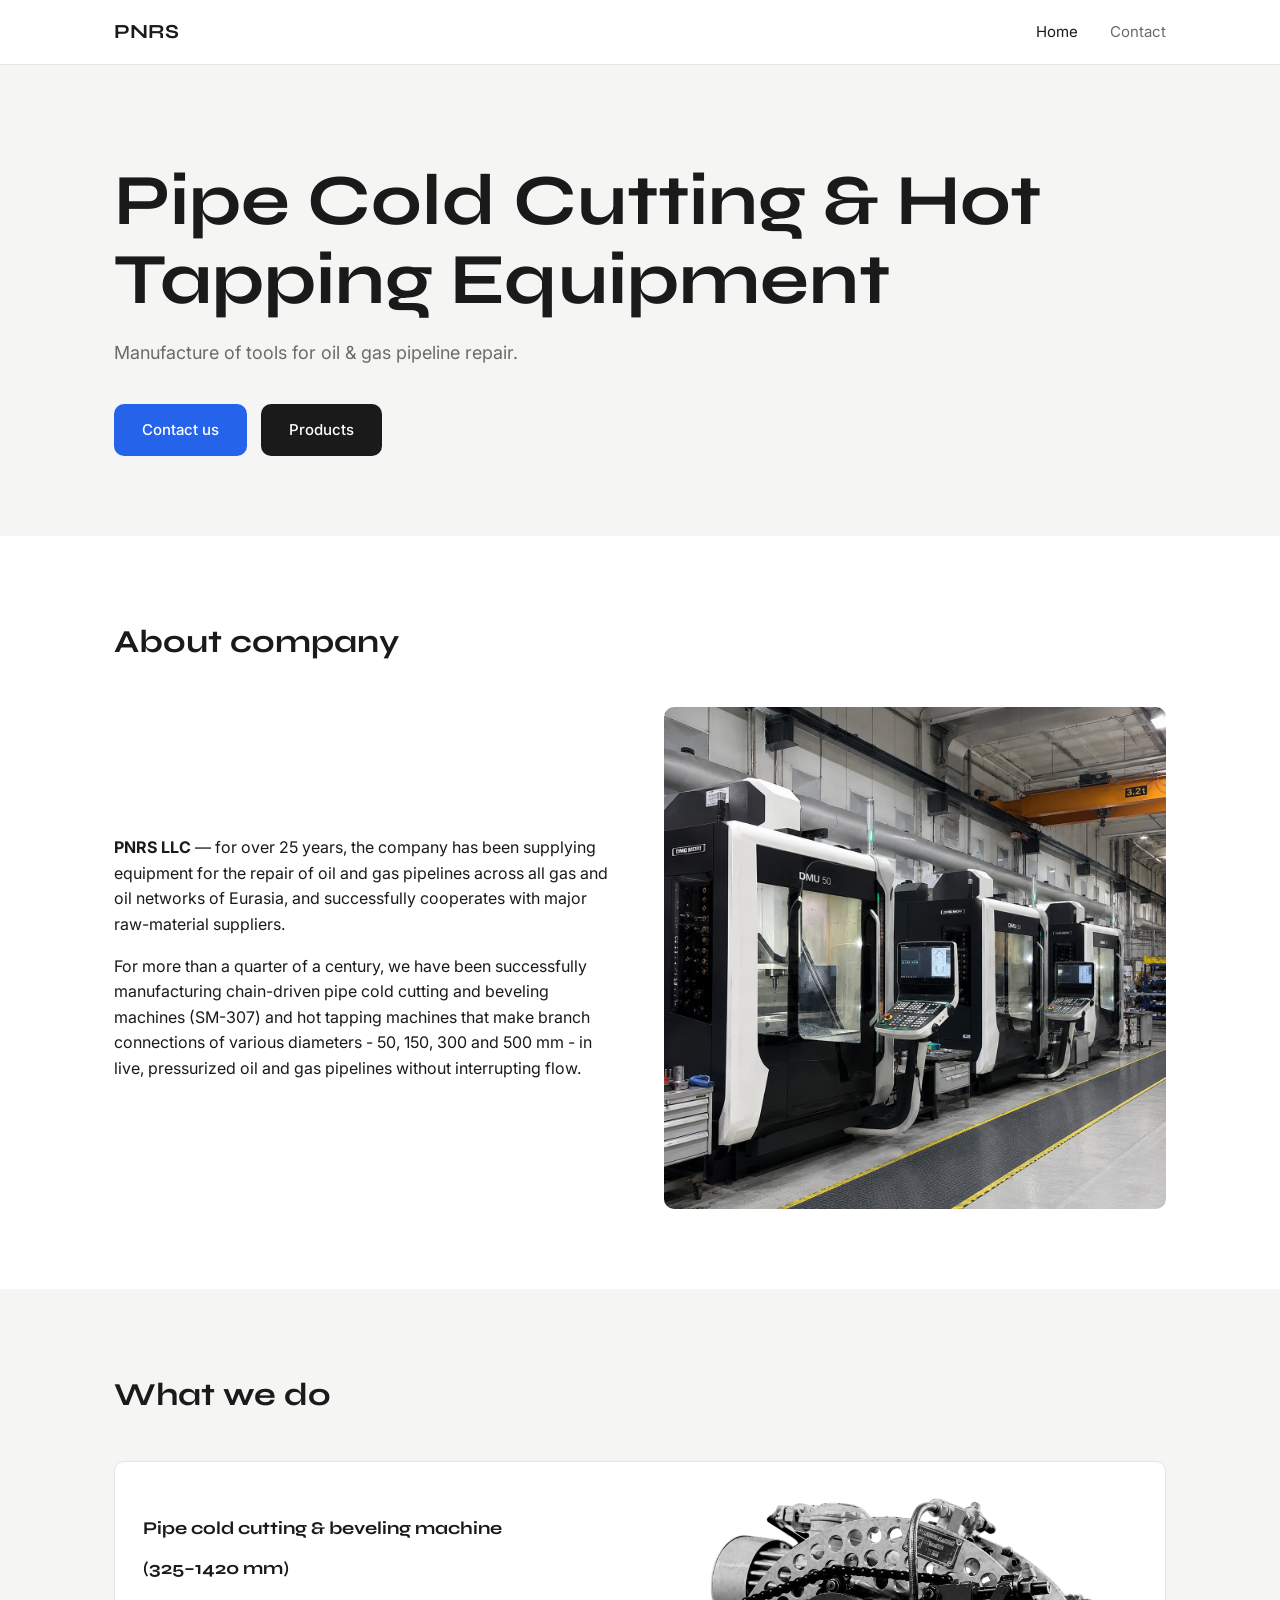
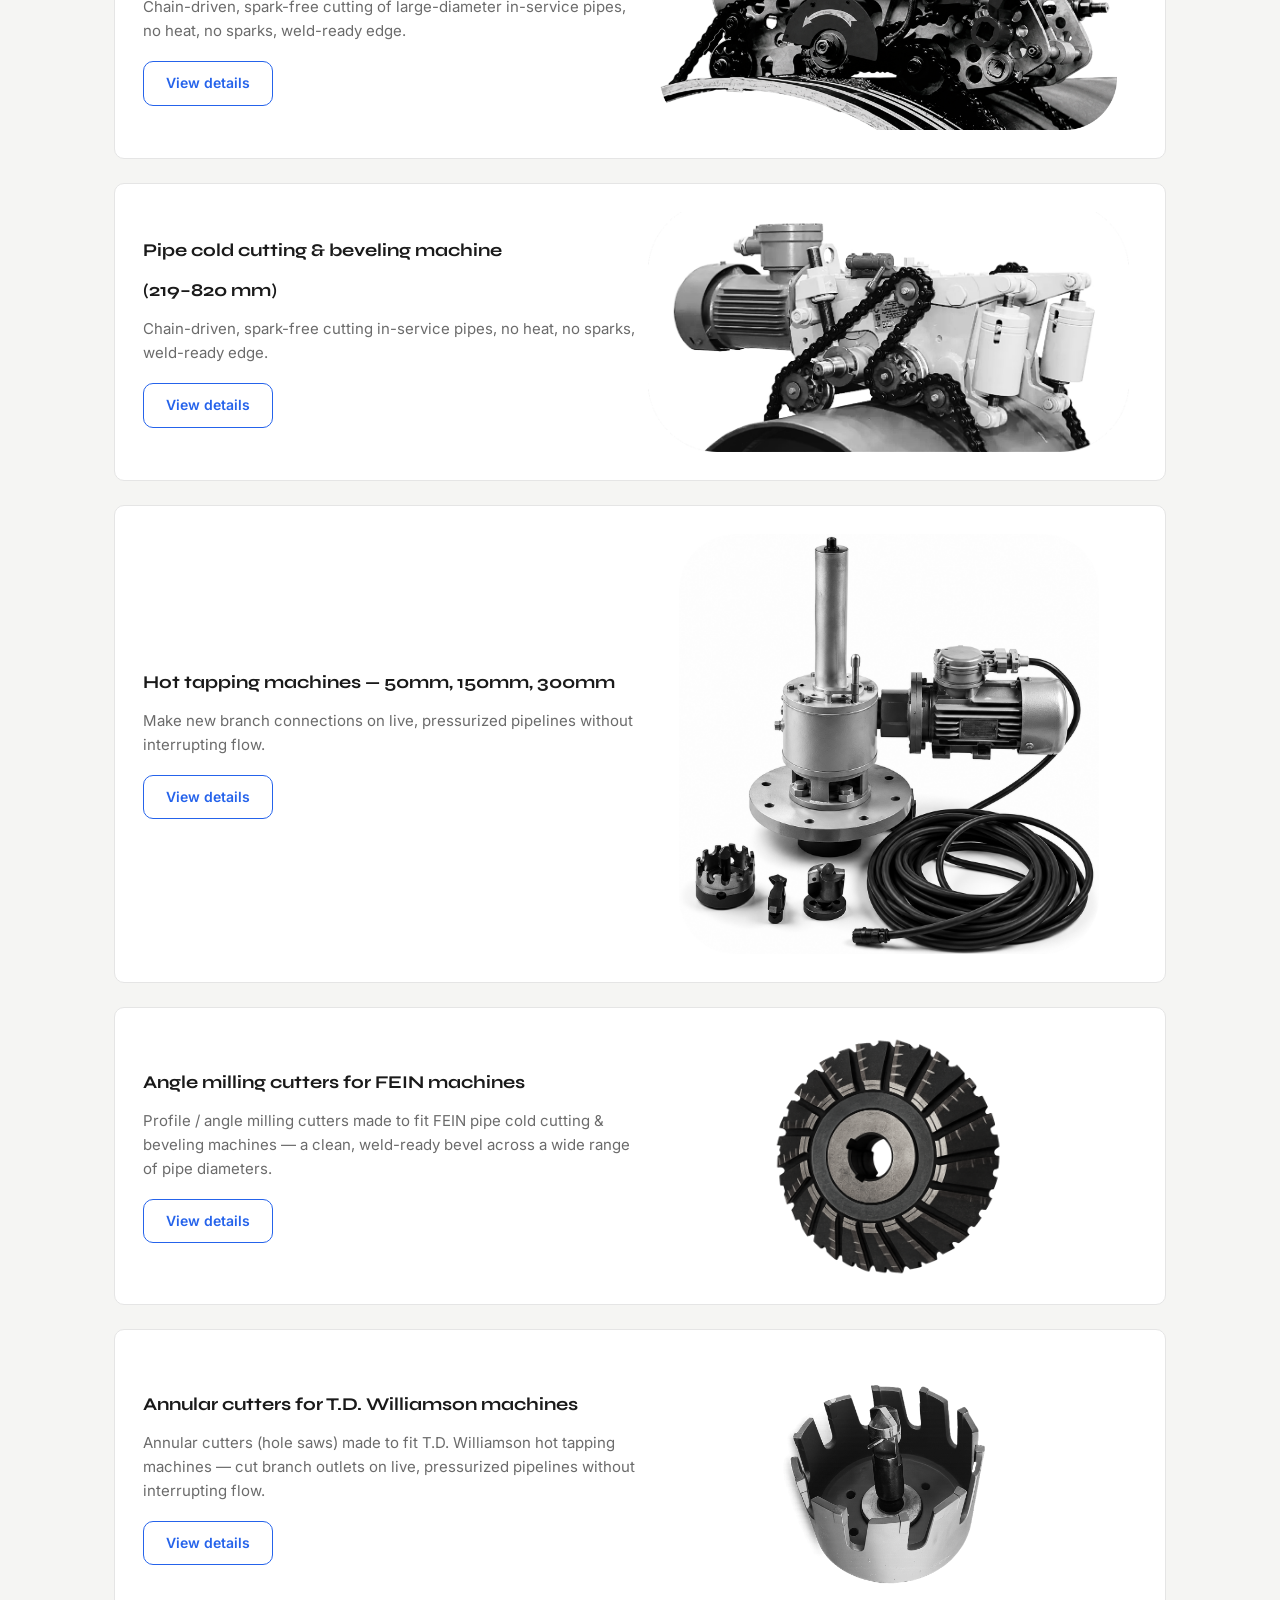
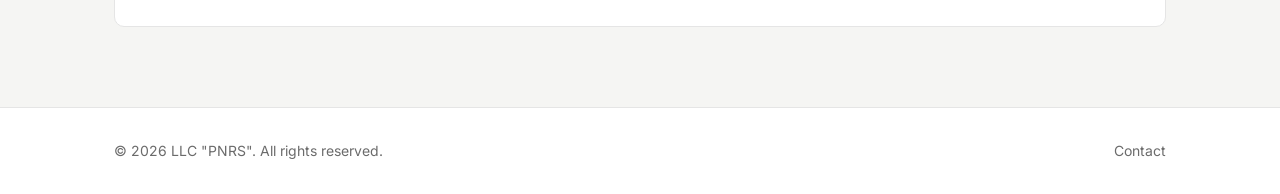
<file: index.html>
<!DOCTYPE html>
<html lang="en">
<head>
  <meta charset="UTF-8">
  <meta name="viewport" content="width=device-width, initial-scale=1.0">
  <meta name="description" content="PNRS manufactures equipment for oil &amp; gas pipeline repair. Over 25 years of experience and flexible pricing.">
  <title>PNRS — Pipe Cold Cutting &amp; Hot Tapping Equipment</title>

  <!-- Шрифты с Google Fonts -->
  <link rel="preconnect" href="https://fonts.googleapis.com">
  <link rel="preconnect" href="https://fonts.gstatic.com" crossorigin>
  <link href="https://fonts.googleapis.com/css2?family=Inter:wght@400;500;600&family=Syne:wght@700&display=swap" rel="stylesheet">

  <!-- Наш CSS файл -->
  <link rel="stylesheet" href="css/style.css">
</head>
<body>

  <!-- ========== ШАПКА ========== -->
  <header class="header">
    <div class="container">
      <a href="index.html" class="logo">PNRS</a>
      <nav class="nav">
        <a href="index.html" class="nav__link nav__link--active">Home</a>

        <a href="contact.html" class="nav__link">Contact</a>
      </nav>
    </div>
  </header>

  <!-- ========== HERO — первый экран ========== -->
  <section class="hero">
    <div class="container">
      <h1 class="hero__title">Pipe Cold Cutting &amp; Hot Tapping Equipment</h1>
      <p class="hero__subtitle">Manufacture of tools for oil & gas pipeline repair.
         <!--Hot-tapping (fireless tapping) machines, 
         angular and ring/annular cutters.--> </p>
      <div class="hero__actions">
        <a href="contact.html" class="btn">Contact us</a>
        <a href="#products" class="btn btn--dark">Products</a>
      </div>
    </div>
  </section>

  <!-- ========== СЕКЦИЯ — О компании ========== -->
  <section class="about">
    <div class="container">
      <h2 class="section-title">About company</h2>
      <div class="about__grid">
        <div class="about__text">
          <p><strong>PNRS LLC</strong> — for over 25 years, the company has been supplying equipment for the repair
             of oil and gas pipelines across all gas and oil networks of Eurasia,
              and successfully cooperates with major raw-material suppliers.
              </p>
          <p>For more than a quarter of a century, we have been successfully manufacturing
               chain-driven pipe cold cutting and beveling machines (SM-307) and hot tapping
                machines that make branch connections of various diameters - 50, 150, 300
                and 500 mm - in live, pressurized oil and gas pipelines without interrupting flow.</p>
        </div>
        <div class="about__image">
          <img src="images/HPU_stanki.png" alt="PNRS pipeline repair equipment">
        </div>
      </div>
    </div>
  </section>

  <!-- ========== СЕКЦИЯ — Услуги / Преимущества ========== -->
  <section class="features" id="products">
    <div class="container">
      <h2 class="section-title">What we do</h2>
      <div class="features__grid">
        <div class="card">
          <div class="features_card_text">
            <h3 class="card__title">Pipe cold cutting &amp; beveling machine</h3>
            <h3 class="card__title">(325–1420 mm)</h3>
            <p class="card__text">Chain-driven, spark-free cutting of large-diameter in-service pipes, no heat, no sparks, weld-ready edge.</p>
            <a href="sm-307.html" class="card__btn">View details</a>
          </div>
          <img src="images/sm-307imgW.png" alt="Pipe cold cutting machine SM-307">
        </div>
        <div class="card">
          <div class="features_card_text">
            <h3 class="card__title">Pipe cold cutting &amp; beveling machine</h3>
            <h3 class="card__title">(219–820 mm)</h3>
            <p class="card__text">Chain-driven, spark-free cutting in-service pipes, no heat, no sparks, weld-ready edge.</p>
            <a href="voljanka.html" class="card__btn">View details</a>
          </div>
          <img src="images/voljanka.png" alt="Pipe cold cutting machine for 219–820 mm pipes">
        </div>
        <div class="card card--hottap">
          <div class="features_card_text">
            <h3 class="card__title">Hot tapping machines — 50mm, 150mm, 300mm</h3>
            <p class="card__text">Make new branch connections on live, pressurized pipelines without interrupting flow.</p>
            <a href="UKnV.html" class="card__btn">View details</a>
          </div>
          <img src="images/uhvW.png" alt="UKhV hot tapping machine">
        </div>
        <div class="card">
          <div class="features_card_text">
            <h3 class="card__title">Angle milling cutters for FEIN machines</h3>
            <p class="card__text">Profile / angle milling cutters made to fit FEIN pipe cold cutting &amp; beveling machines — a clean, weld-ready bevel across a wide range of pipe diameters.</p>
            <a href="cutters-fein.html" class="card__btn">View details</a>
          </div>
          <img src="images/cutter1.png" alt="Angle milling cutters (FEIN) for pipe cold cutting machines">
        </div>
        <div class="card">
          <div class="features_card_text">
            <h3 class="card__title">Annular cutters for T.D. Williamson machines</h3>
            <p class="card__text">Annular cutters (hole saws) made to fit T.D. Williamson hot tapping machines — cut branch outlets on live, pressurized pipelines without interrupting flow.</p>
            <a href="cutters-tdw.html" class="card__btn">View details</a>
          </div>
          <img src="images/cuttertdwilliamson.png" alt="Annular cutters (T.D. Williamson) for hot tapping and isolation">
        </div>
      </div>
    </div>
  </section>

  <!-- ========== ПОДВАЛ ========== -->
  <footer class="footer">
    <div class="container">
      <p>© 2026 LLC "PNRS". All rights reserved.</p>
      <nav class="footer__nav">
        <a href="contact.html">Contact</a>
      </nav>
    </div>
  </footer>

</body>
</html>
</file>
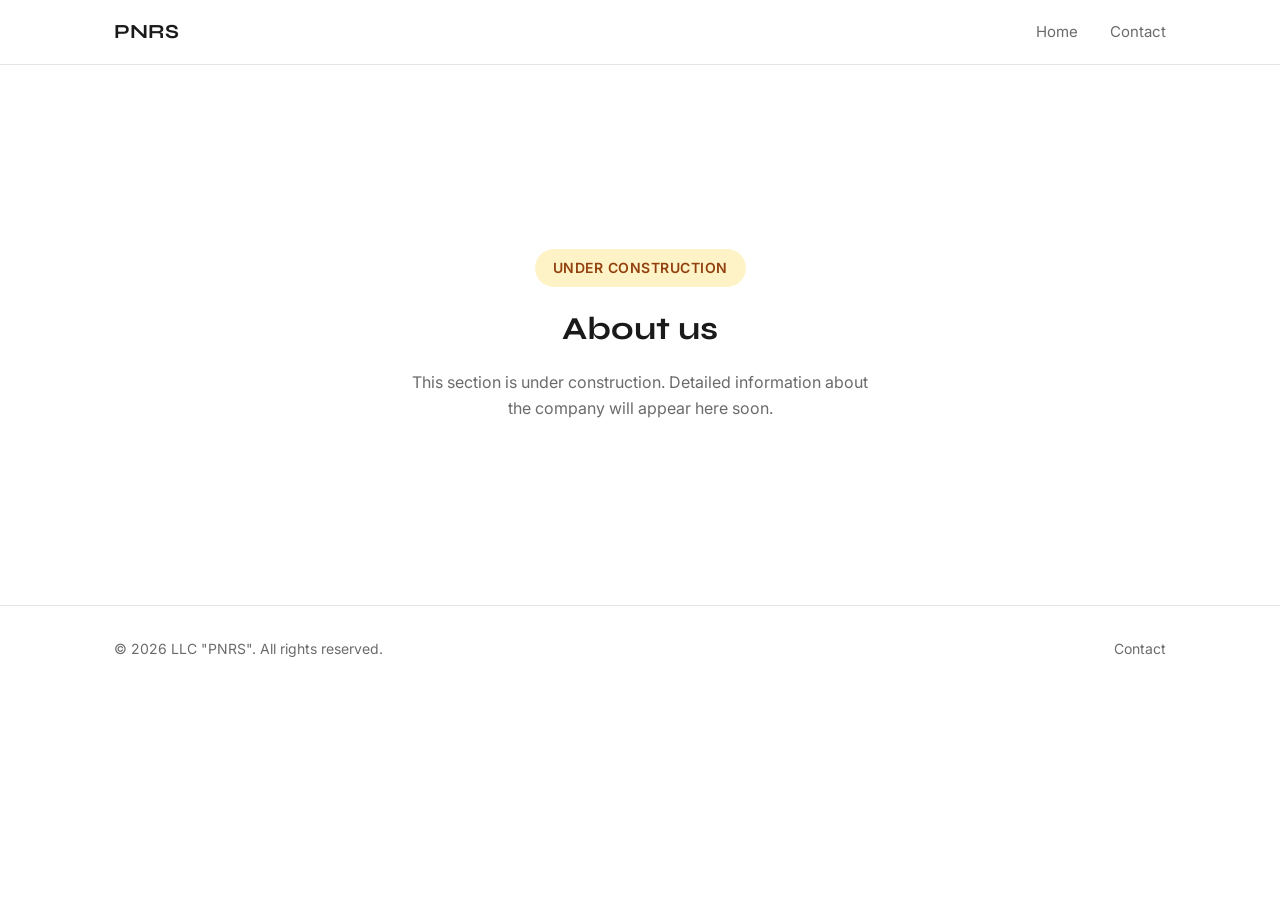
<file: about.html>
<!DOCTYPE html>
<html lang="en">
<head>
  <meta charset="UTF-8">
  <meta name="viewport" content="width=device-width, initial-scale=1.0">
  <meta name="description" content="About PNRS — manufacturer of pipe cold cutting and hot tapping equipment for oil &amp; gas pipeline repair. Company page coming soon.">
  <title>About PNRS — Pipeline Repair Equipment Manufacturer</title>

  <!-- Шрифты с Google Fonts -->
  <link rel="preconnect" href="https://fonts.googleapis.com">
  <link rel="preconnect" href="https://fonts.gstatic.com" crossorigin>
  <link href="https://fonts.googleapis.com/css2?family=Inter:wght@400;500;600&family=Syne:wght@700&display=swap" rel="stylesheet">

  <!-- Наш CSS файл -->
  <link rel="stylesheet" href="css/style.css">
</head>
<body>

  <!-- ========== ШАПКА ========== -->
  <header class="header">
    <div class="container">
      <a href="index.html" class="logo">PNRS</a>
      <nav class="nav">
        <a href="index.html" class="nav__link">Home</a>
        <a href="contact.html" class="nav__link">Contact</a>
      </nav>
    </div>
  </header>

  <!-- ========== ПЛАШКА «В РАЗРАБОТКЕ» ========== -->
  <main class="under-construction">
    <span class="under-construction__badge">Under construction</span>
    <h1 class="under-construction__title">About us</h1>
    <p class="under-construction__text">
      This section is under construction. Detailed information about the company will appear here soon.
    </p>
  </main>

  <!-- ========== ПОДВАЛ ========== -->
  <footer class="footer">
    <div class="container">
      <p>© 2026 LLC "PNRS". All rights reserved.</p>
      <nav class="footer__nav">
        <a href="contact.html">Contact</a>
      </nav>
    </div>
  </footer>

</body>
</html>
</file>
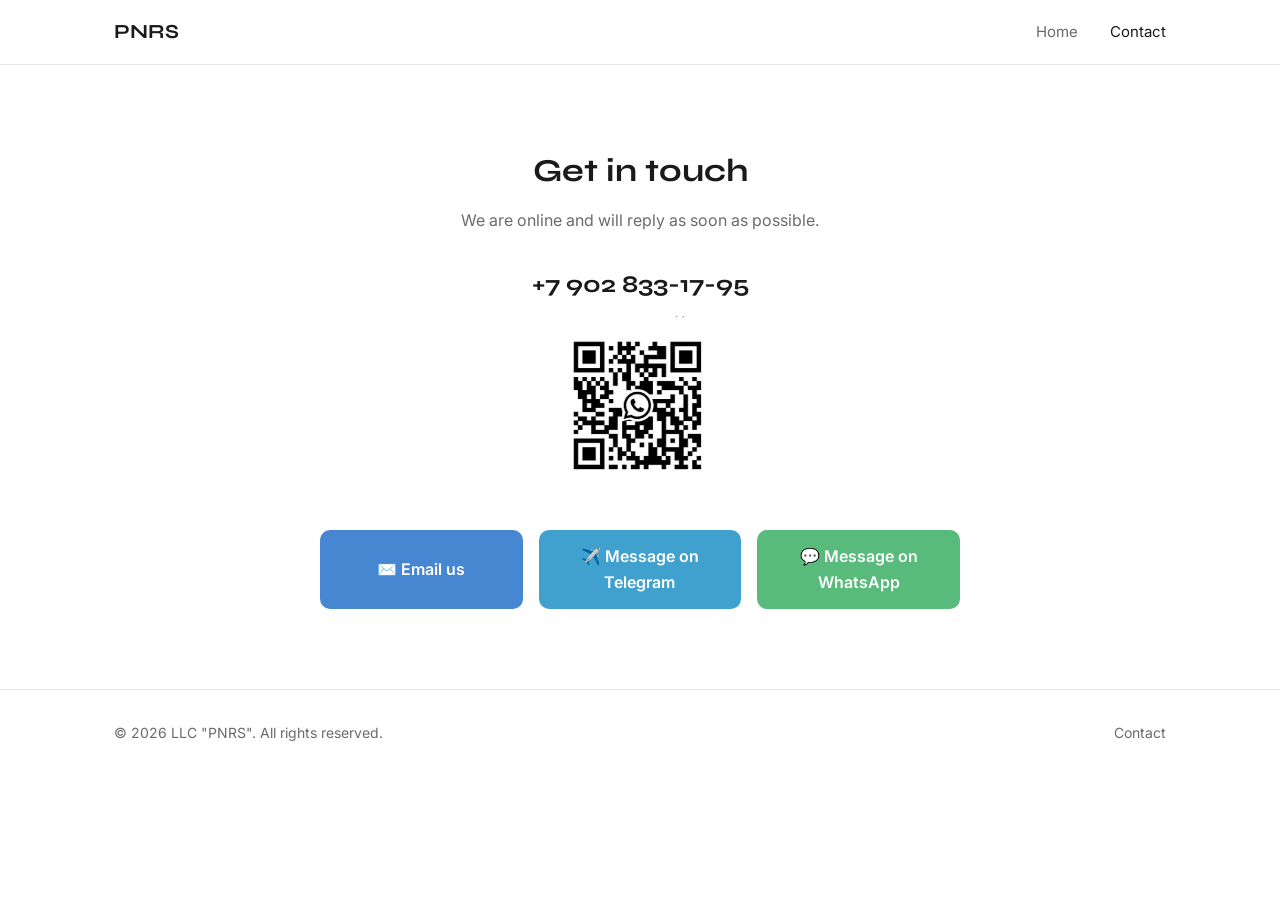
<file: contact.html>
<!DOCTYPE html>
<html lang="en">
<head>
  <meta charset="UTF-8">
  <meta name="viewport" content="width=device-width, initial-scale=1.0">
  <meta name="description" content="Contact PNRS for pipe cold cutting and hot tapping equipment — reach us by email, Telegram or WhatsApp.">
  <title>Contact PNRS — Pipeline Repair Equipment</title>

  <!-- Шрифты с Google Fonts -->
  <link rel="preconnect" href="https://fonts.googleapis.com">
  <link rel="preconnect" href="https://fonts.gstatic.com" crossorigin>
  <link href="https://fonts.googleapis.com/css2?family=Inter:wght@400;500;600&family=Syne:wght@700&display=swap" rel="stylesheet">

  <!-- Наш CSS файл -->
  <link rel="stylesheet" href="css/style.css">
</head>
<body>

  <!-- ========== ШАПКА ========== -->
  <header class="header">
    <div class="container">
      <a href="index.html" class="logo">PNRS</a>
      <nav class="nav">
        <a href="index.html" class="nav__link">Home</a>
        <a href="contact.html" class="nav__link nav__link--active">Contact</a>
      </nav>
    </div>
  </header>

  <!-- ========== КОНТАКТЫ ========== -->
  <main class="contact">
    <h1 class="contact__title">Get in touch</h1>
    <p class="contact__text">We are online and will reply as soon as possible.</p>

    <p class="contact__phone"><a href="tel:+79028331795">+7 902 833-17-95</a></p>
    <img class="contact__qr" src="images/qr-whatsApp.jpg" alt="WhatsApp QR code">

    <div class="contact_grid">
      <!-- EMAIL (Gmail): замените адрес в to= на свой -->
      <a class="contact-btn contact-btn--email"
        href="https://mail.google.com/mail/?view=cm&fs=1&to=614000@mail.ru&su=Enquiry%20from%20the%20PNRS%20website&body=Hello!"
        target="_blank" rel="noopener">
        ✉️ Email us
      </a>

      <!-- TELEGRAM: замените username на свой (без @) -->
      <a class="contact-btn contact-btn--telegram"
        href="https://t.me/ooonrsp" target="_blank" rel="noopener">
        ✈️ Message on Telegram
      </a>

      <!-- WHATSAPP: замените номер (только цифры, с кодом страны, без + и пробелов) -->
      <a class="contact-btn contact-btn--whatsapp"
        href="https://wa.me/79028331795?text=Hello!%20Writing%20from%20the%20PNRS%20website."
        target="_blank" rel="noopener">
        💬 Message on WhatsApp
      </a>
    </div>
  </main>

  <!-- ========== ПОДВАЛ ========== -->
  <footer class="footer">
    <div class="container">
      <p>© 2026 LLC "PNRS". All rights reserved.</p>
      <nav class="footer__nav">
        <a href="contact.html">Contact</a>
      </nav>
    </div>
  </footer>

</body>
</html>
</file>
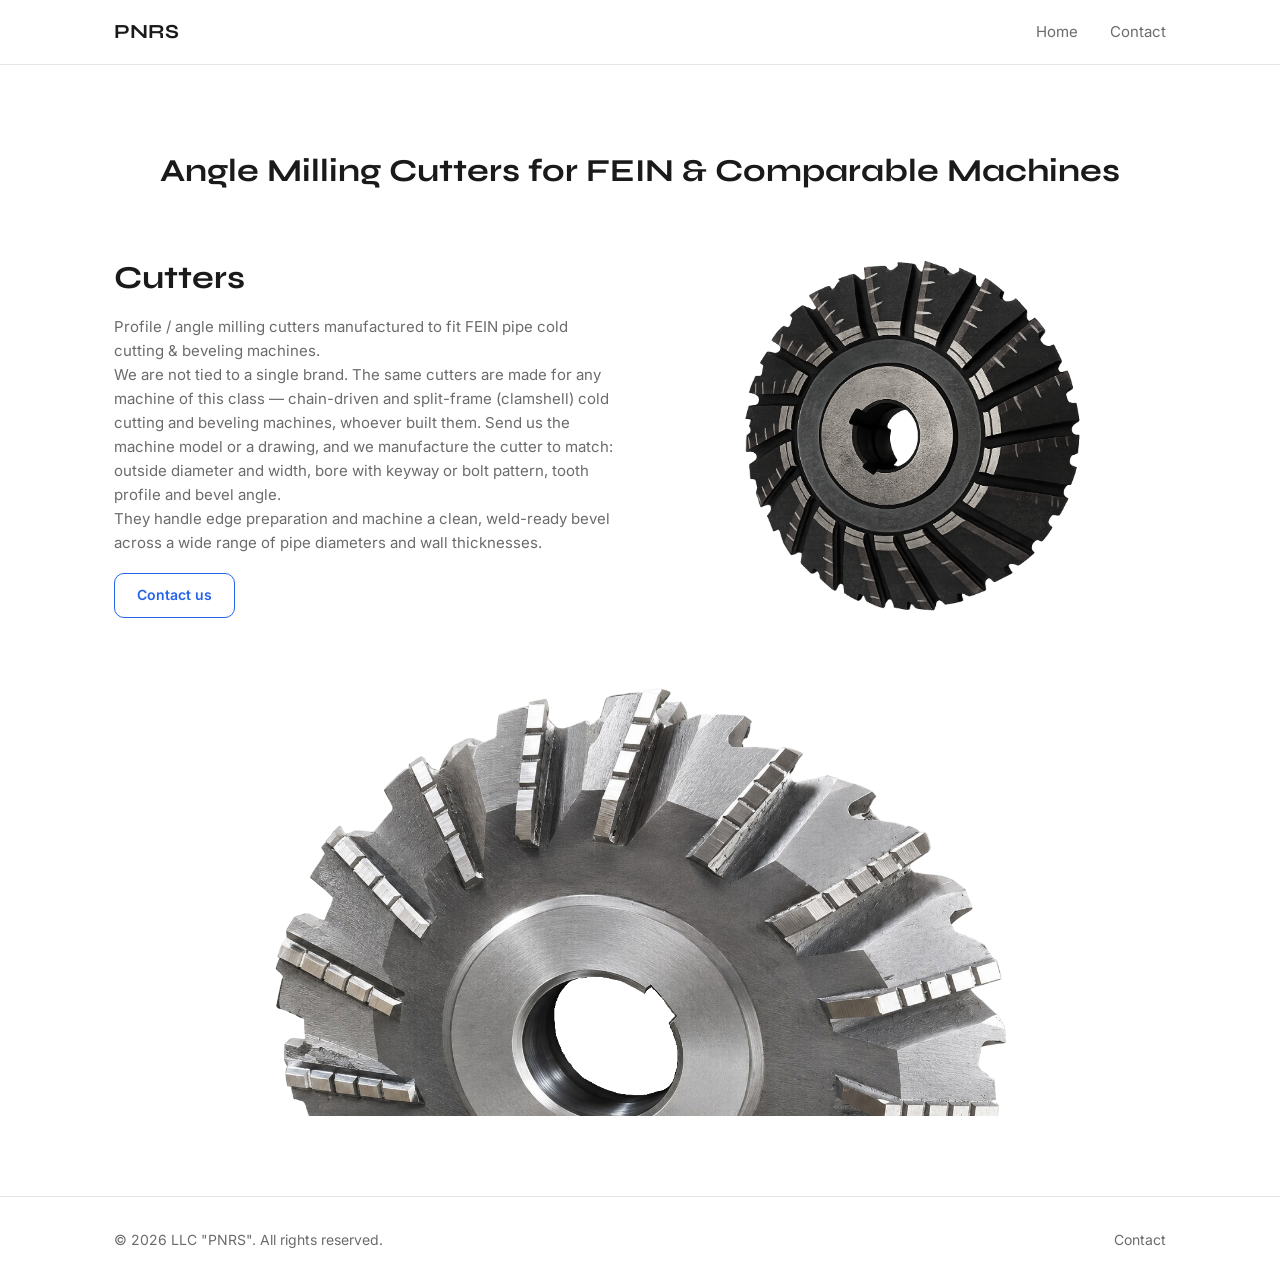
<file: cutters-fein.html>
<!DOCTYPE html>
<html lang="en">
<head>
  <meta charset="UTF-8">
  <meta name="viewport" content="width=device-width, initial-scale=1.0">
  <meta name="description" content="Angle milling cutters made to fit FEIN pipe cold cutting &amp; beveling machines — and any comparable chain-driven or split-frame machine. Made to your drawing, for a clean, weld-ready bevel.">
  <title>Angle Milling Cutters for FEIN &amp; Comparable Cold Cutting Machines — PNRS</title>

  <!-- Шрифты с Google Fonts -->
  <link rel="preconnect" href="https://fonts.googleapis.com">
  <link rel="preconnect" href="https://fonts.gstatic.com" crossorigin>
  <link href="https://fonts.googleapis.com/css2?family=Inter:wght@400;500;600&family=Syne:wght@700&display=swap" rel="stylesheet">

  <!-- Наш CSS файл -->
  <link rel="stylesheet" href="css/style.css">
</head>
<body>

  <!-- ========== ШАПКА ========== -->
  <header class="header">
    <div class="container">
      <a href="index.html" class="logo">PNRS</a>
      <nav class="nav">
        <a href="index.html" class="nav__link">Home</a>
        <a href="contact.html" class="nav__link">Contact</a>
      </nav>
    </div>
  </header>

  <!-- ========== КОНТЕНТ ========== -->
  <main>

  <section class="about_307">
    <div class="container">
      <h1 class="section-title_sm307_1">Angle Milling Cutters for FEIN &amp; Comparable Machines</h1>

      <div class="about__grid_sm307">
        <div class="features_card_text">
          <h3 class="section-title_sm307">Cutters</h3>
          <p class="card__text">Profile / angle milling cutters manufactured to fit FEIN
            pipe cold cutting &amp; beveling machines.</p>
          <p class="card__text">We are not tied to a single brand. The same cutters are made
            for any machine of this class — chain-driven and split-frame (clamshell) cold
            cutting and beveling machines, whoever built them. Send us the machine model or a
            drawing, and we manufacture the cutter to match: outside diameter and width, bore
            with keyway or bolt pattern, tooth profile and bevel angle.</p>
          <p class="card__text">They handle edge preparation and machine a clean, weld-ready
            bevel across a wide range of pipe diameters and wall thicknesses.</p>
          <a href="contact.html" class="card__btn">Contact us</a>
        </div>

        <!-- Замени фото ниже на своё -->
        <img src="images/cutter1.png" class="cutterimg" alt="Angle milling cutters for FEIN and comparable pipe cold cutting machines">

        <!-- Крупный план фрезы: на всю ширину под основным блоком -->
        <img src="images/FienCuttter0.png" class="cutterimg-wide"
        alt="Angle milling cutter close-up — carbide-tipped teeth and keyed bore">

      </div>

    </div>
  </section>

  </main>

  <!-- ========== ПОДВАЛ ========== -->
  <footer class="footer">
    <div class="container">
      <p>© 2026 LLC "PNRS". All rights reserved.</p>
      <nav class="footer__nav">
        <a href="contact.html">Contact</a>
      </nav>
    </div>
  </footer>

</body>
</html>
</file>
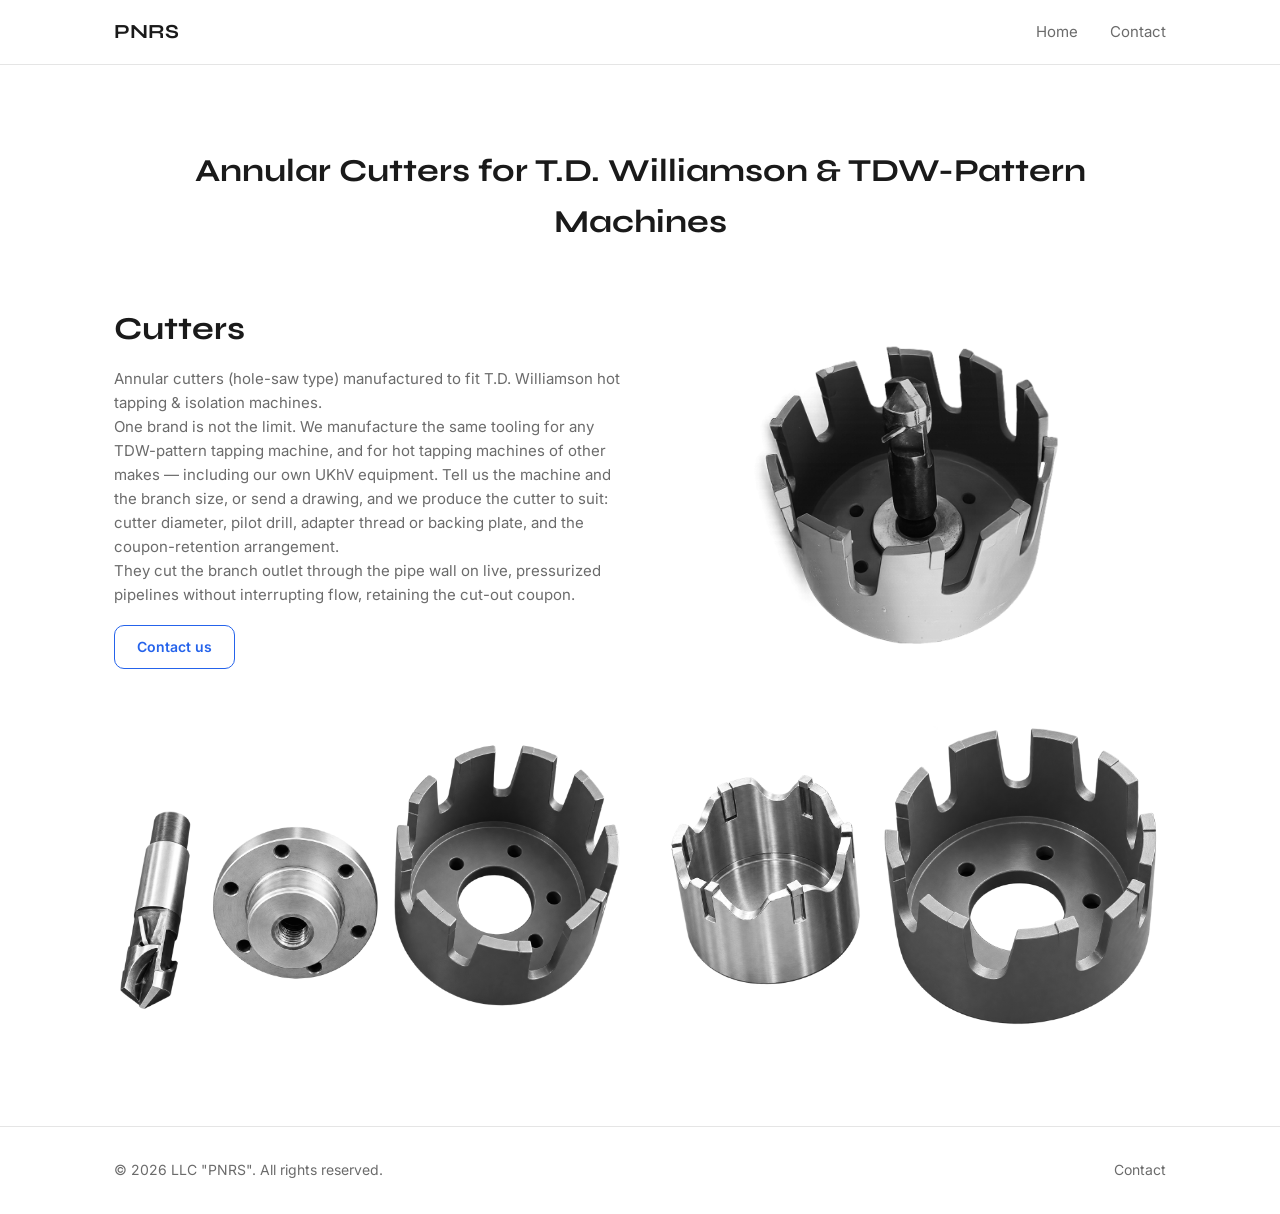
<file: cutters-tdw.html>
<!DOCTYPE html>
<html lang="en">
<head>
  <meta charset="UTF-8">
  <meta name="viewport" content="width=device-width, initial-scale=1.0">
  <meta name="description" content="Annular cutters (hole saws) made to fit T.D. Williamson hot tapping &amp; isolation machines and any TDW-pattern tapping machine — coupon-retaining, for tapping live pipelines.">
  <title>Annular Cutters for T.D. Williamson &amp; TDW-Pattern Machines — PNRS</title>

  <!-- Шрифты с Google Fonts -->
  <link rel="preconnect" href="https://fonts.googleapis.com">
  <link rel="preconnect" href="https://fonts.gstatic.com" crossorigin>
  <link href="https://fonts.googleapis.com/css2?family=Inter:wght@400;500;600&family=Syne:wght@700&display=swap" rel="stylesheet">

  <!-- Наш CSS файл -->
  <link rel="stylesheet" href="css/style.css">
</head>
<body>

  <!-- ========== ШАПКА ========== -->
  <header class="header">
    <div class="container">
      <a href="index.html" class="logo">PNRS</a>
      <nav class="nav">
        <a href="index.html" class="nav__link">Home</a>
        <a href="contact.html" class="nav__link">Contact</a>
      </nav>
    </div>
  </header>

  <!-- ========== КОНТЕНТ ========== -->
  <main>

  <section class="about_307">
    <div class="container">
      <h1 class="section-title_sm307_1">Annular Cutters for T.D. Williamson &amp; TDW-Pattern Machines</h1>

      <div class="about__grid_sm307">
        <div class="features_card_text">
          <h3 class="section-title_sm307">Cutters</h3>
          <p class="card__text">Annular cutters (hole-saw type) manufactured to fit
            T.D. Williamson hot tapping &amp; isolation machines.</p>
          <p class="card__text">One brand is not the limit. We manufacture the same tooling for
            any TDW-pattern tapping machine, and for hot tapping machines of other makes —
            including our own UKhV equipment. Tell us the machine and the branch size, or send
            a drawing, and we produce the cutter to suit: cutter diameter, pilot drill, adapter
            thread or backing plate, and the coupon-retention arrangement.</p>
          <p class="card__text">They cut the branch outlet through the pipe wall on live,
            pressurized pipelines without interrupting flow, retaining the cut-out coupon.</p>
          <a href="contact.html" class="card__btn">Contact us</a>
        </div>

        <!-- Замени фото ниже на своё -->
        <img src="images/cuttertdwilliamson.png" class="cutterimg"
        alt="Annular cutters for T.D. Williamson and TDW-pattern hot tapping machines">

        <!-- Два фото деталей, встают парой в ряд под основным блоком -->
        <img src="images/cuttertdwilliamson2.png" class="cutterimg-detail"
        alt="Hot tapping cutter set — pilot drill, backing plate and cutter body">

        <img src="images/cuttertdwilliamson4.png" class="cutterimg-detail"
        alt="Hot tapping cutter bodies — carbide-tipped teeth and bolt-on mounting face">

      </div>
        

    </div>
  </section>

  </main>

  <!-- ========== ПОДВАЛ ========== -->
  <footer class="footer">
    <div class="container">
      <p>© 2026 LLC "PNRS". All rights reserved.</p>
      <nav class="footer__nav">
        <a href="contact.html">Contact</a>
      </nav>
    </div>
  </footer>

</body>
</html>
</file>
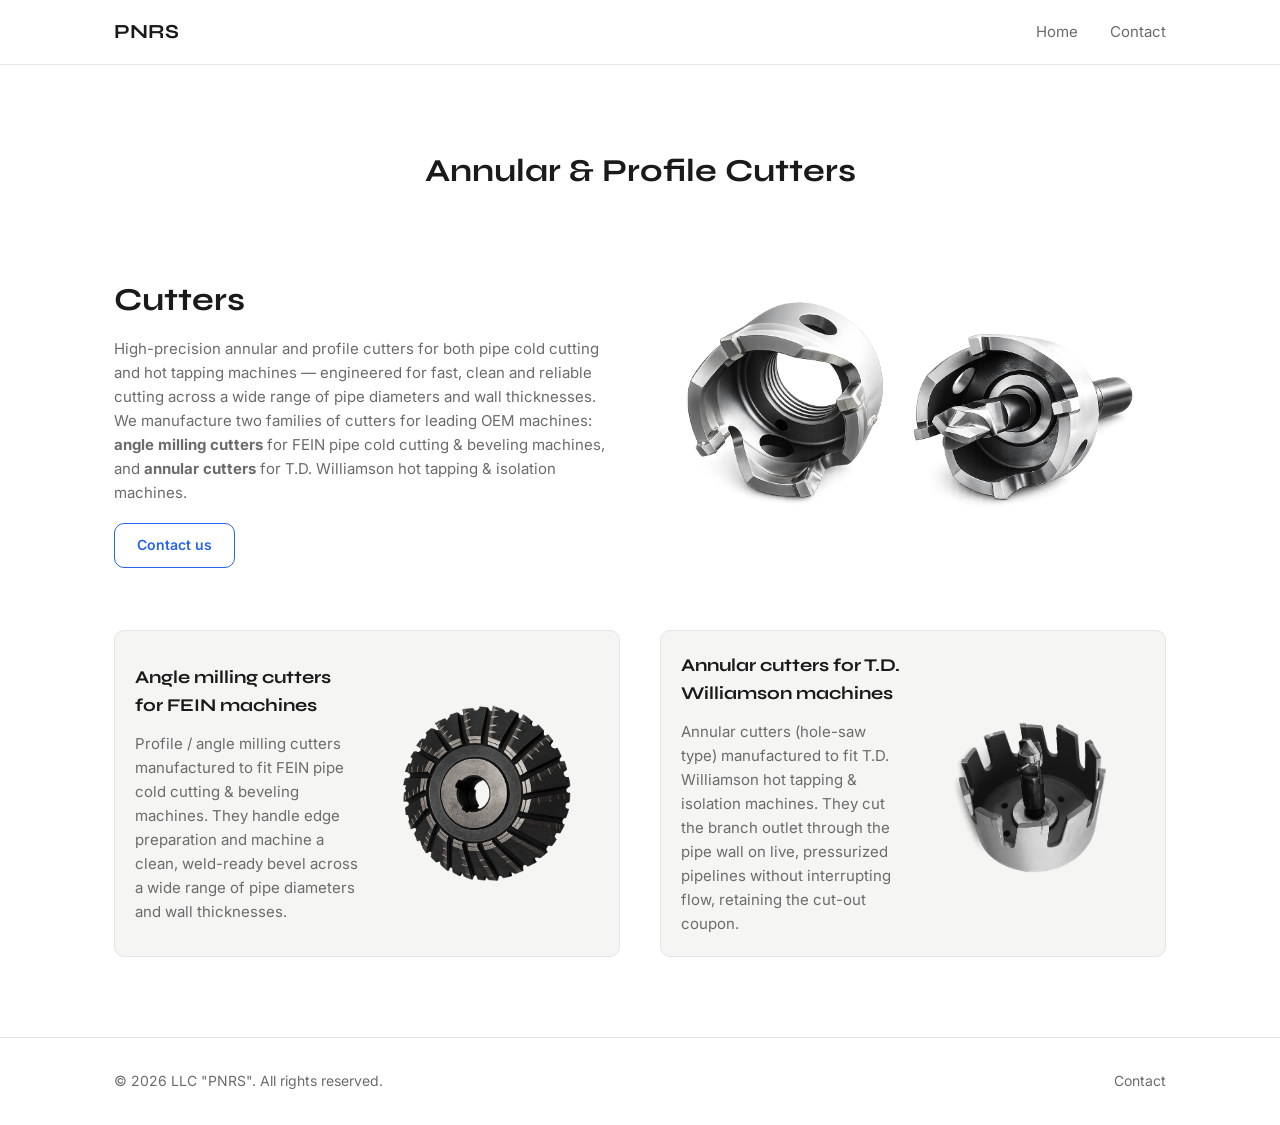
<file: cutters.html>
<!DOCTYPE html>
<html lang="en">
<head>
  <meta charset="UTF-8">
  <meta name="viewport" content="width=device-width, initial-scale=1.0">
  <meta name="description" content="Annular cutters (hole saws) and angle milling cutters made to fit T.D. Williamson hot tapping and FEIN pipe cold cutting &amp; beveling machines.">
  <title>Annular &amp; Profile Cutters for Hot Tapping &amp; Cold Cutting — PNRS</title>

  <!-- Шрифты с Google Fonts -->
  <link rel="preconnect" href="https://fonts.googleapis.com">
  <link rel="preconnect" href="https://fonts.gstatic.com" crossorigin>
  <link href="https://fonts.googleapis.com/css2?family=Inter:wght@400;500;600&family=Syne:wght@700&display=swap" rel="stylesheet">

  <!-- Наш CSS файл -->
  <link rel="stylesheet" href="css/style.css">
</head>
<body>

  <!-- ========== ШАПКА ========== -->
  <header class="header">
    <div class="container">
      <a href="index.html" class="logo">PNRS</a>
      <nav class="nav">
        <a href="index.html" class="nav__link">Home</a>
        <a href="contact.html" class="nav__link">Contact</a>
      </nav>
    </div>
  </header>

  <!-- ========== КОНТЕНТ ========== -->
  <main>

  <section class="about_307">
    <div class="container">
      <h1 class="section-title_sm307_1">Annular &amp; Profile Cutters</h1>
        
        <div class="about__grid_sm307">
        <div class="features_card_text">
          <h3 class="section-title_sm307">Cutters</h3>
          <p class="card__text">High-precision annular and profile cutters for both
            pipe cold cutting and hot tapping machines — engineered for fast, clean and
            reliable cutting across a wide range of pipe diameters and wall thicknesses.</p>
          <p class="card__text">We manufacture two families of cutters for leading OEM
            machines: <strong>angle milling cutters</strong> for FEIN pipe cold cutting
            &amp; beveling machines, and <strong>annular cutters</strong> for
            T.D. Williamson hot tapping &amp; isolation machines.</p>
          <a href="contact.html" class="card__btn">Contact us</a>
        </div>

        <!-- Замени фото ниже на свои: общий кадр обоих семейств фрез -->
        <img src="images/cuttertdwilliamson3.png" alt="Annular and profile cutters">

        <div class="card_cutter">
          <div class="features_card_text">
            <h6 class="card__title">Angle milling cutters for FEIN machines</h6>
            <p class="card__text">Profile / angle milling cutters manufactured to fit FEIN
              pipe cold cutting &amp; beveling machines. They handle edge preparation and
              machine a clean, weld-ready bevel across a wide range of pipe diameters and
              wall thicknesses.</p>
          </div>
          <!-- Замени на фото угловых фрез -->
          <img src="images/cutter1.png" alt="Angle milling cutters (FEIN) for pipe cold cutting machines">
        </div>

        <div class="card_cutter">
          <div class="features_card_text">
            <h6 class="card__title">Annular cutters for T.D. Williamson machines</h6>
            <p class="card__text">Annular cutters (hole-saw type) manufactured to fit
              T.D. Williamson hot tapping &amp; isolation machines. They cut the branch
              outlet through the pipe wall on live, pressurized pipelines without
              interrupting flow, retaining the cut-out coupon.</p>
          </div>
          <!-- Замени на фото корончатых фрез -->
          <img src="images/cuttertdwilliamson.png" alt="Annular cutters (T.D. Williamson) for hot tapping and isolation">
        </div>
      </div> 
      
    </div>
  </section>

  </main>

  <!-- ========== ПОДВАЛ ========== -->
  <footer class="footer">
    <div class="container">
      <p>© 2026 LLC "PNRS". All rights reserved.</p>
      <nav class="footer__nav">
        <a href="contact.html">Contact</a>
      </nav>
    </div>
  </footer>

</body>
</html>
</file>
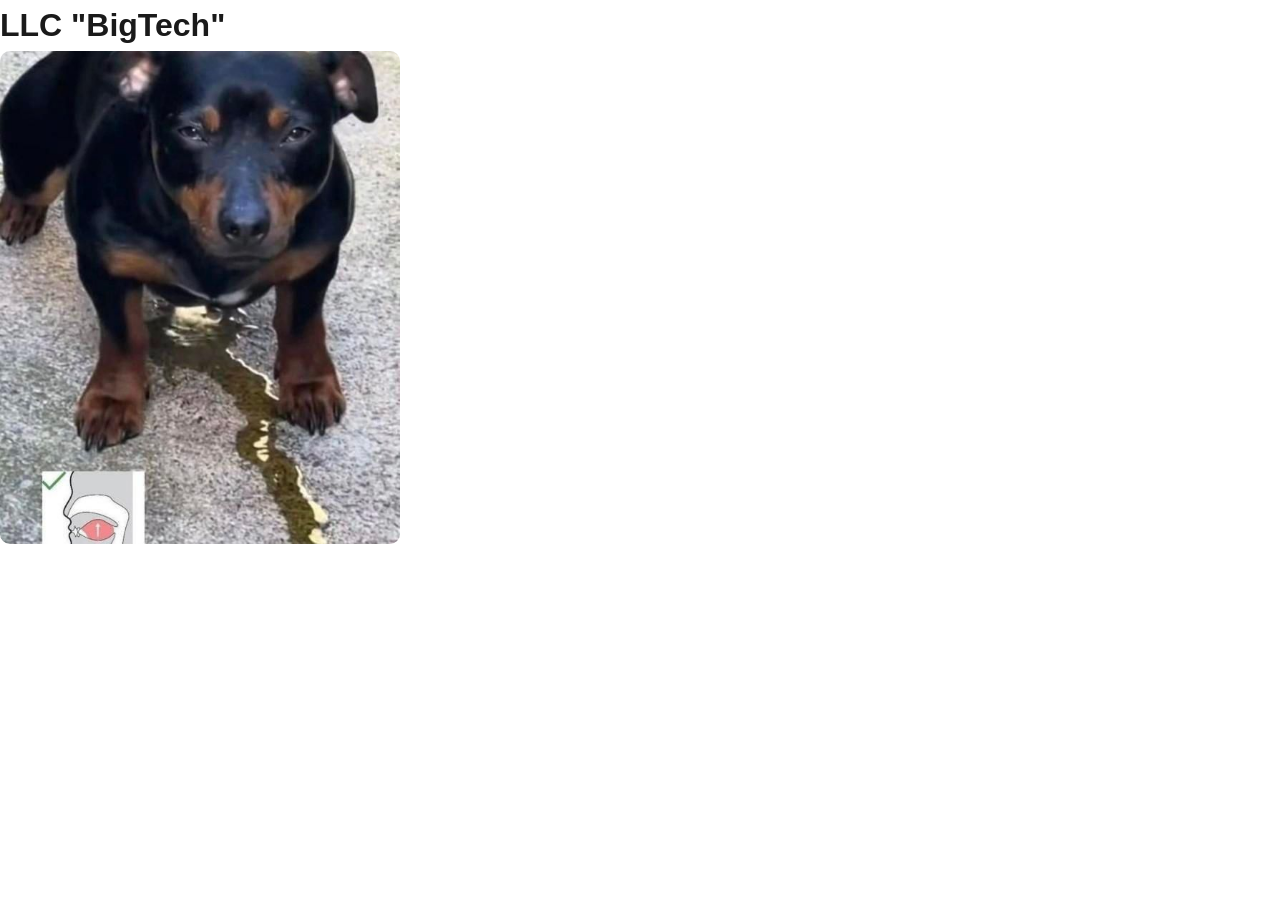
<file: index01.html>
<!DOCTYPE html>
<html lang="en">
<head>
  <meta charset="UTF-8">
  <meta name="viewport" content="width=device-width, initial-scale=1.0">
  <title>Home</title>
  <link rel="stylesheet" href="css/style.css">
</head>
<body>
  
  <h1>LLC "BigTech"</h1>
  <img src="images/photo.jpg" alt="Photo" width="400">

</body>
</html>
</file>
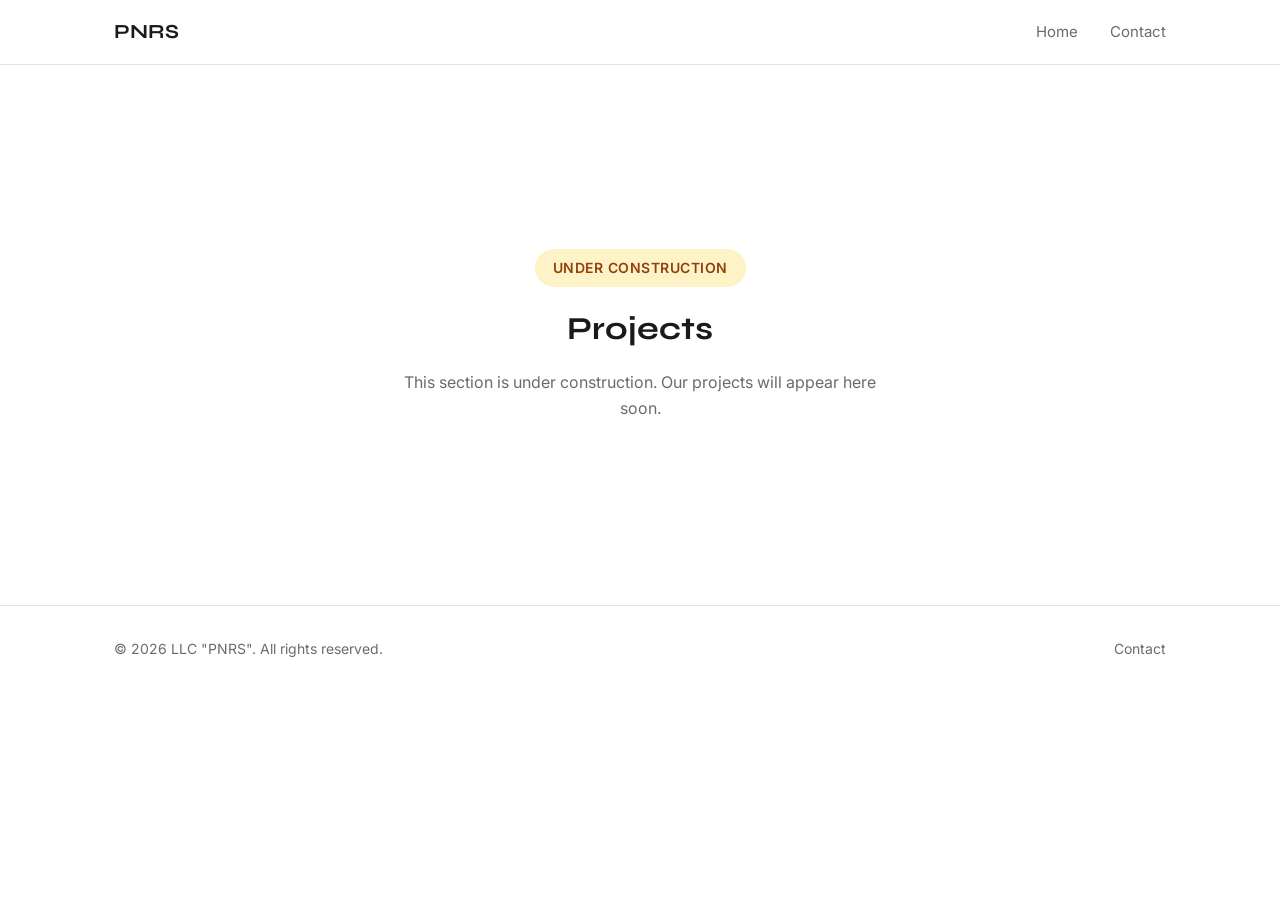
<file: projects.html>
<!DOCTYPE html>
<html lang="en">
<head>
  <meta charset="UTF-8">
  <meta name="viewport" content="width=device-width, initial-scale=1.0">
  <meta name="description" content="PNRS projects and completed cases in oil &amp; gas pipeline repair. Section coming soon.">
  <title>Projects — PNRS</title>

  <!-- Шрифты с Google Fonts -->
  <link rel="preconnect" href="https://fonts.googleapis.com">
  <link rel="preconnect" href="https://fonts.gstatic.com" crossorigin>
  <link href="https://fonts.googleapis.com/css2?family=Inter:wght@400;500;600&family=Syne:wght@700&display=swap" rel="stylesheet">

  <!-- Наш CSS файл -->
  <link rel="stylesheet" href="css/style.css">
</head>
<body>

  <!-- ========== ШАПКА ========== -->
  <header class="header">
    <div class="container">
      <a href="index.html" class="logo">PNRS</a>
      <nav class="nav">
        <a href="index.html" class="nav__link">Home</a>
        <a href="contact.html" class="nav__link">Contact</a>
      </nav>
    </div>
  </header>

  <!-- ========== ПЛАШКА «В РАЗРАБОТКЕ» ========== -->
  <main class="under-construction">
    <span class="under-construction__badge">Under construction</span>
    <h1 class="under-construction__title">Projects</h1>
    <p class="under-construction__text">
      This section is under construction. Our projects will appear here soon. 
    </p>
  </main>

  <!-- ========== ПОДВАЛ ========== -->
  <footer class="footer">
    <div class="container">
      <p>© 2026 LLC "PNRS". All rights reserved.</p>
      <nav class="footer__nav">
        <a href="contact.html">Contact</a>
      </nav>
    </div>
  </footer>

</body>
</html>
</file>
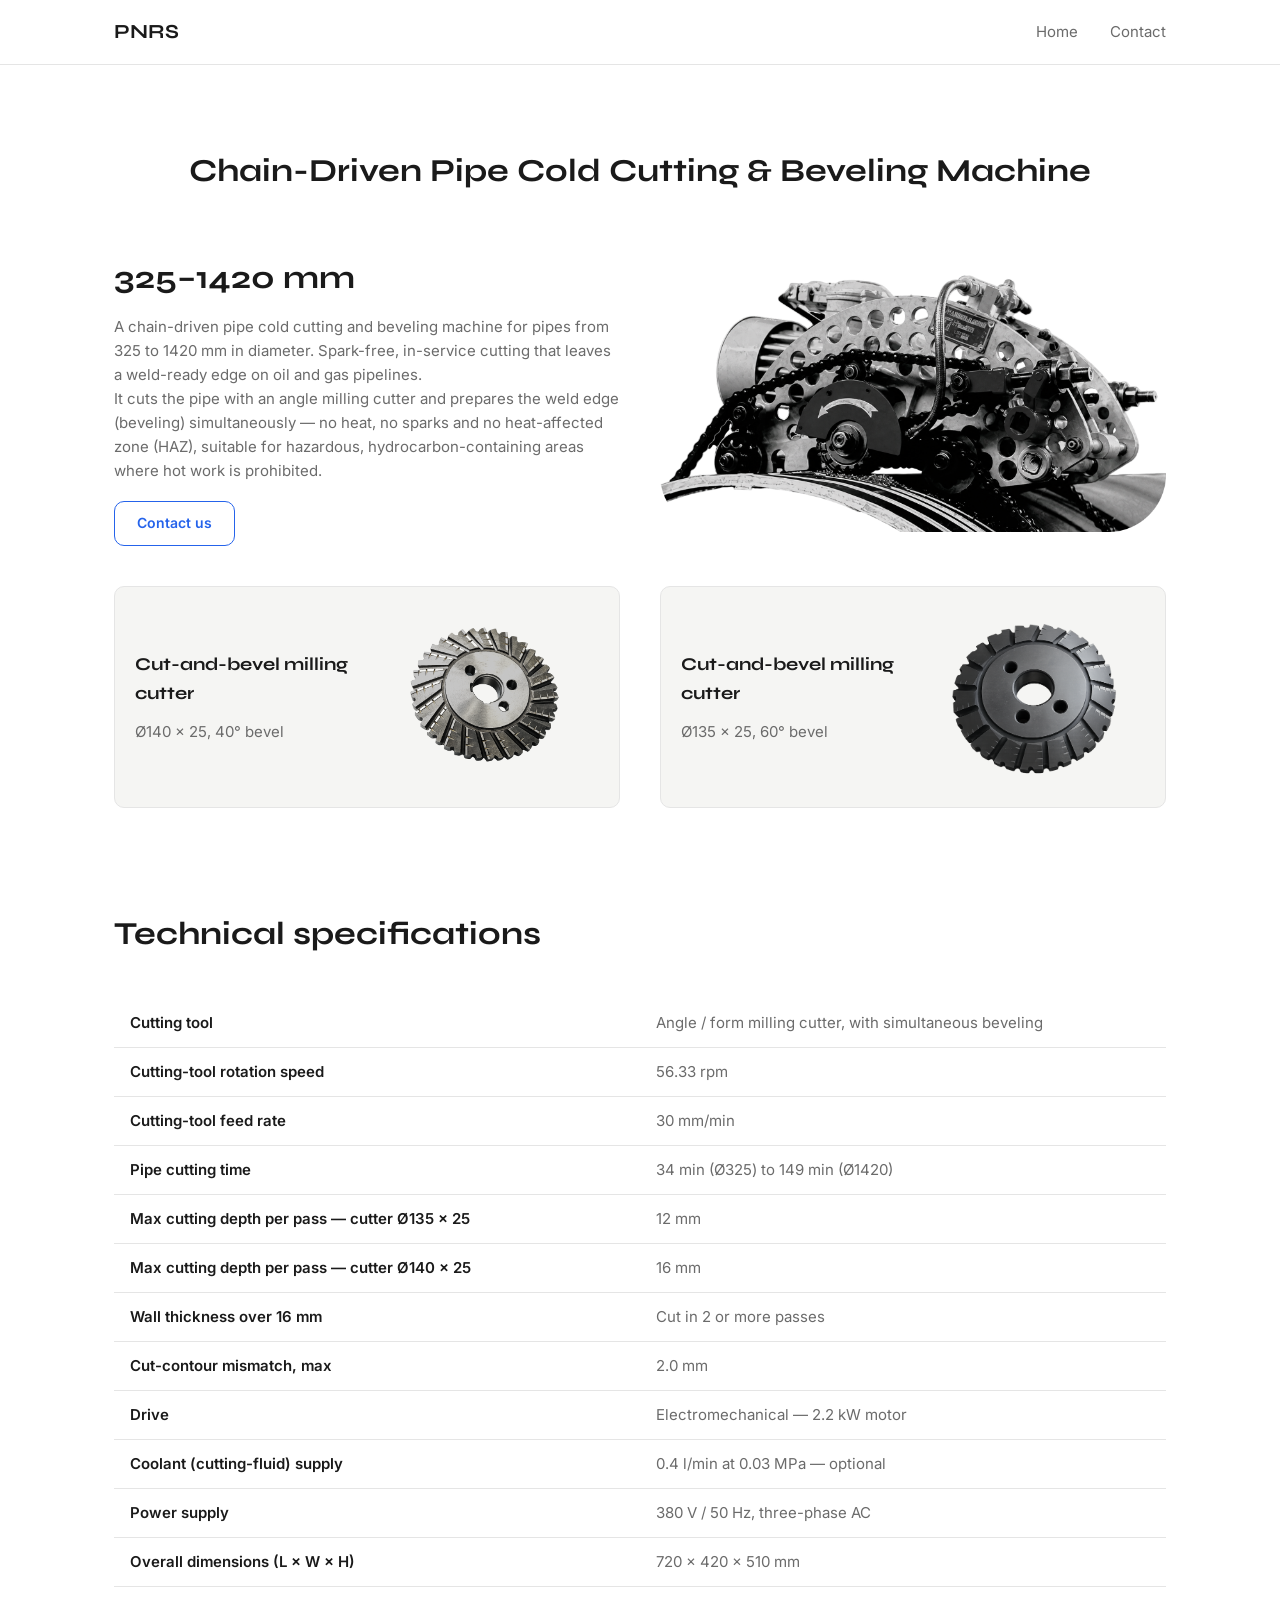
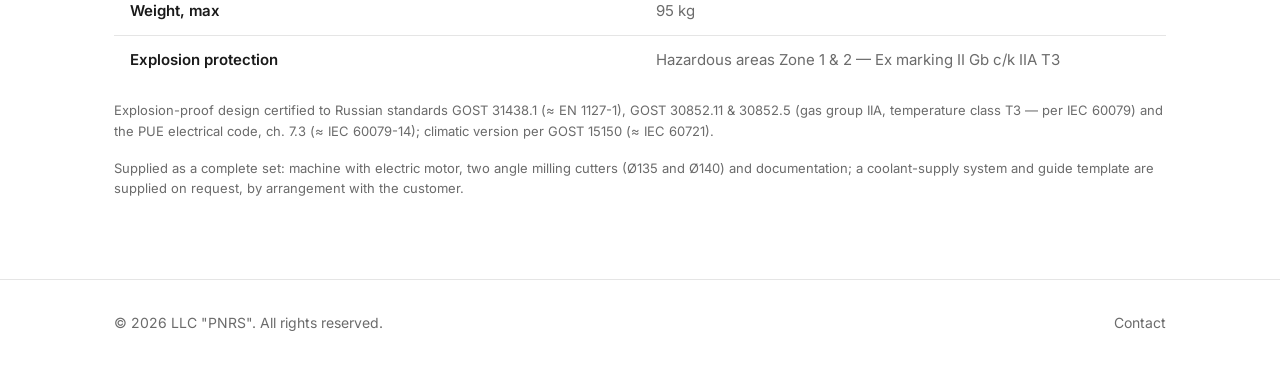
<file: sm-307.html>
<!DOCTYPE html>
<html lang="en">
<head>
  <meta charset="UTF-8">
  <meta name="viewport" content="width=device-width, initial-scale=1.0">
  <meta name="description" content="Chain-driven pipe cold cutting and beveling machine for pipes 325–1420 mm — spark-free, in-service cutting for oil &amp; gas pipelines.">
  <title>Pipe Cold Cutting &amp; Beveling Machine (325–1420 mm) — PNRS</title>

  <!-- Шрифты с Google Fonts -->
  <link rel="preconnect" href="https://fonts.googleapis.com">
  <link rel="preconnect" href="https://fonts.gstatic.com" crossorigin>
  <link href="https://fonts.googleapis.com/css2?family=Inter:wght@400;500;600&family=Syne:wght@700&display=swap" rel="stylesheet">

  <!-- Наш CSS файл -->
  <link rel="stylesheet" href="css/style.css">
</head>
<body>

  <!-- ========== ШАПКА ========== -->
  <header class="header">
    <div class="container">
      <a href="index.html" class="logo">PNRS</a>
      <nav class="nav">
        <a href="index.html" class="nav__link">Home</a>
        <a href="contact.html" class="nav__link">Contact</a>
      </nav>
    </div>
  </header>

  <!-- ========== КОНТЕНТ ========== -->
  <main>



  <section class="about_307">
    <div class="container">
      <h1 class="section-title_sm307_1">Chain-Driven Pipe Cold Cutting &amp; Beveling Machine</h1>
     
      <div class="about__grid_sm307">
        <div class="features_card_text">
          <h3 class="section-title_sm307">325–1420 mm</h3>
          <p class="card__text">A chain-driven pipe cold cutting and beveling machine for
            pipes from 325 to 1420 mm in diameter. Spark-free, in-service cutting that
            leaves a weld-ready edge on oil and gas pipelines.</p>
          <p class="card__text">It cuts the pipe with an angle milling cutter and prepares the
            weld edge (beveling) simultaneously — no heat, no sparks and no heat-affected
            zone (HAZ), suitable for hazardous, hydrocarbon-containing areas where hot work
            is prohibited.</p>
          <a href="contact.html" class="card__btn">Contact us</a>
        </div>

        <img src="images/sm-307imgW.png" alt="Pipe cold cutting machine for 325–1420 mm pipes">

        <div class="card_cutter">
          <div class="features_card_text">
            <h6 class="card__title">Cut-and-bevel milling cutter</h6>
            <p class="card__text">Ø140 × 25, 40° bevel</p>
          </div>
          <img src="images/cutterpipe307.png" alt="Cut-and-bevel milling cutter Ø140 × 25, 40° bevel">
        </div>

        <div class="card_cutter">
          <div class="features_card_text">
            <h6 class="card__title">Cut-and-bevel milling cutter</h6>
            <p class="card__text">Ø135 × 25, 60° bevel</p>
          </div>
          <img src="images/cutter307_2.png" alt="Cut-and-bevel milling cutter Ø135 × 25, 60° bevel">
        </div>
      </div>
     
    </div>
  </section>

  <!-- ========== ТЕХНИЧЕСКИЕ ХАРАКТЕРИСТИКИ ========== -->
  <section class="specs">
    <div class="container">
      <h2 class="section-title">Technical specifications</h2>

      <div class="specs__scroll">
        <table class="spec-table">
          <tbody>
            <tr><th>Cutting tool</th><td>Angle / form milling cutter, with simultaneous beveling</td></tr>
            <tr><th>Cutting-tool rotation speed</th><td>56.33 rpm</td></tr>
            <tr><th>Cutting-tool feed rate</th><td>30 mm/min</td></tr>
            <tr><th>Pipe cutting time</th><td>34 min (Ø325) to 149 min (Ø1420)</td></tr>
            <tr><th>Max cutting depth per pass — cutter Ø135 × 25</th><td>12 mm</td></tr>
            <tr><th>Max cutting depth per pass — cutter Ø140 × 25</th><td>16 mm</td></tr>
            <tr><th>Wall thickness over 16 mm</th><td>Cut in 2 or more passes</td></tr>
            <tr><th>Cut-contour mismatch, max</th><td>2.0 mm</td></tr>
            <tr><th>Drive</th><td>Electromechanical — 2.2 kW motor</td></tr>
            <tr><th>Coolant (cutting-fluid) supply</th><td>0.4 l/min at 0.03 MPa — optional</td></tr>
            <tr><th>Power supply</th><td>380 V / 50 Hz, three-phase AC</td></tr>
            <tr><th>Overall dimensions (L × W × H)</th><td>720 × 420 × 510 mm</td></tr>
            <tr><th>Weight, max</th><td>95 kg</td></tr>
            <tr><th>Explosion protection</th><td>Hazardous areas Zone 1 &amp; 2 — Ex marking II Gb c/k IIA T3</td></tr>
          </tbody>
        </table>
      </div>

      <p class="specs__note">Explosion-proof design certified to Russian standards
        GOST 31438.1 (≈ EN 1127-1), GOST 30852.11 &amp; 30852.5 (gas group IIA,
        temperature class T3 — per IEC 60079) and the PUE electrical code, ch. 7.3
        (≈ IEC 60079-14); climatic version per GOST 15150 (≈ IEC 60721).</p>
      <p class="specs__note">Supplied as a complete set: machine with electric motor,
        two angle milling cutters (Ø135 and Ø140) and documentation; a coolant-supply
        system and guide template are supplied on request, by arrangement with the customer.</p>
    </div>
  </section>

  </main>

  <!-- ========== ПОДВАЛ ========== -->
  <footer class="footer">
    <div class="container">
      <p>© 2026 LLC "PNRS". All rights reserved.</p>
      <nav class="footer__nav">
        <a href="contact.html">Contact</a>
      </nav>
    </div>
  </footer>

</body>
</html>
</file>
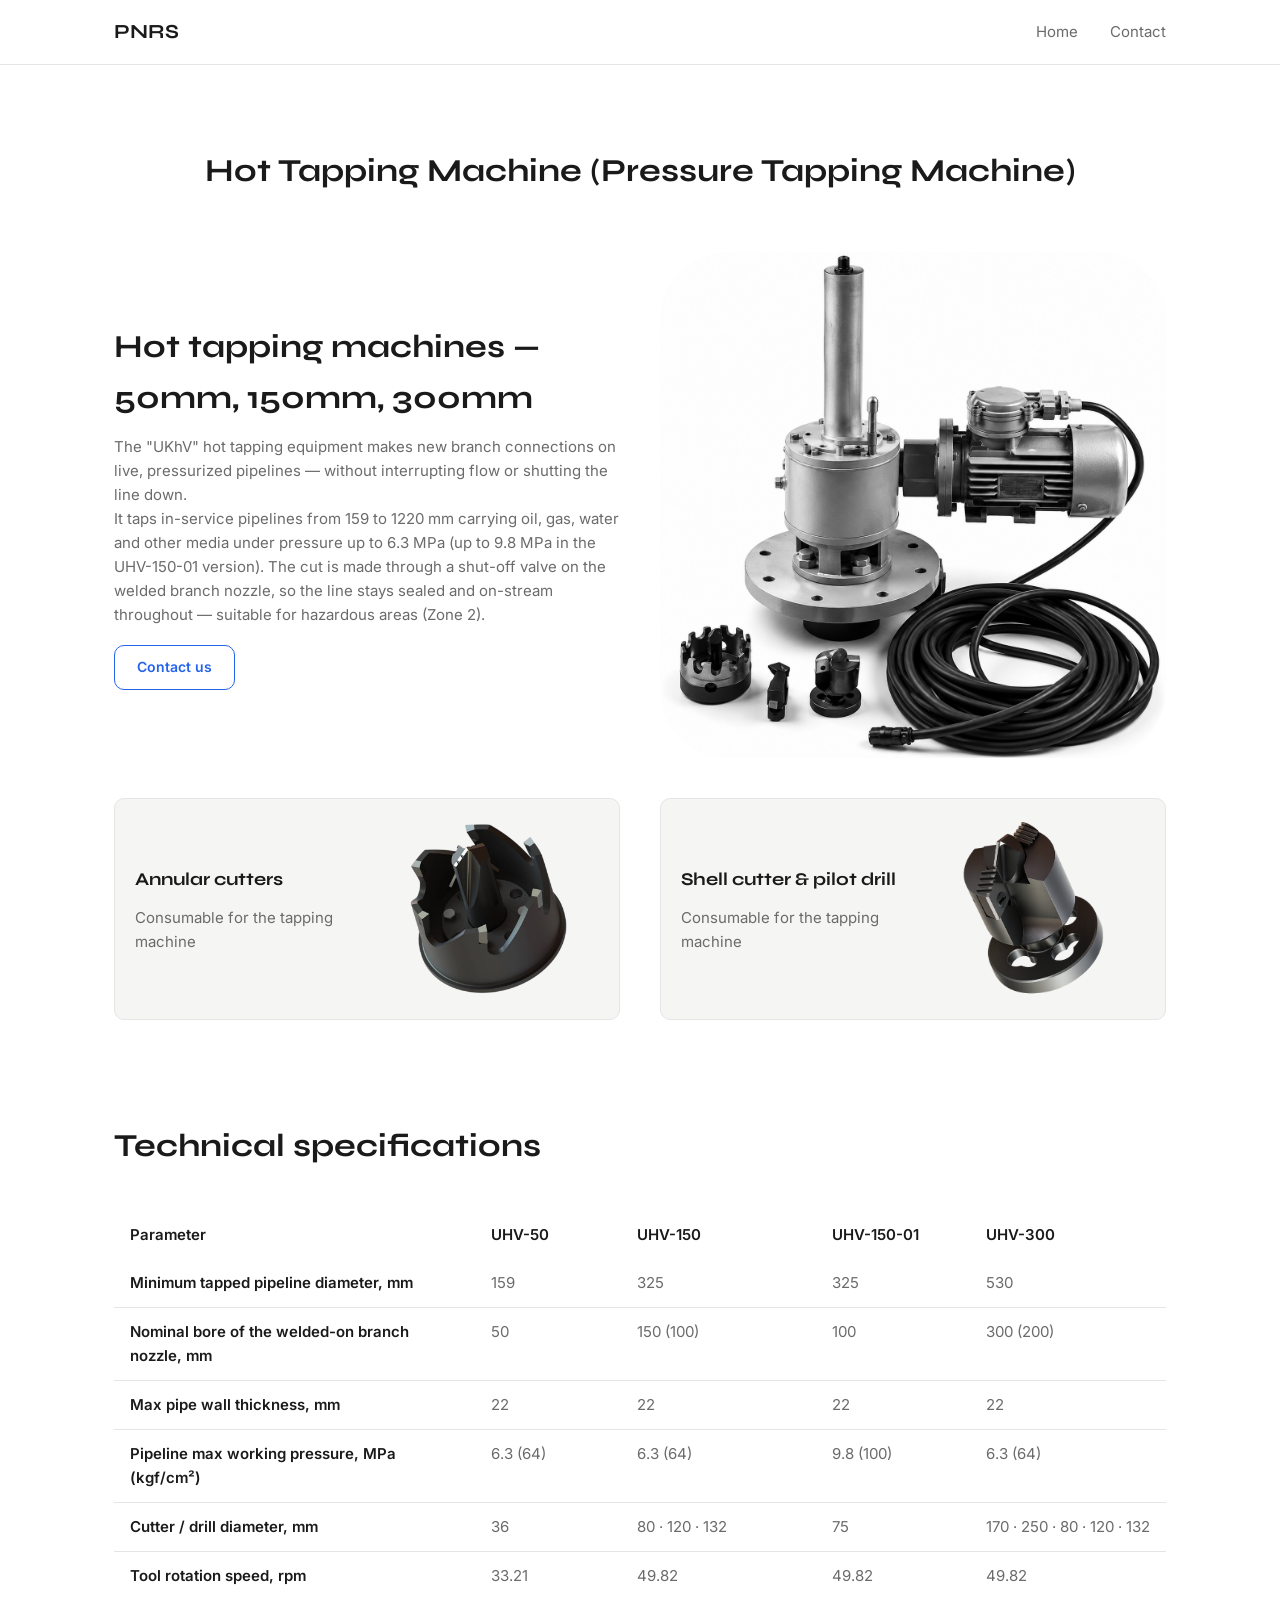
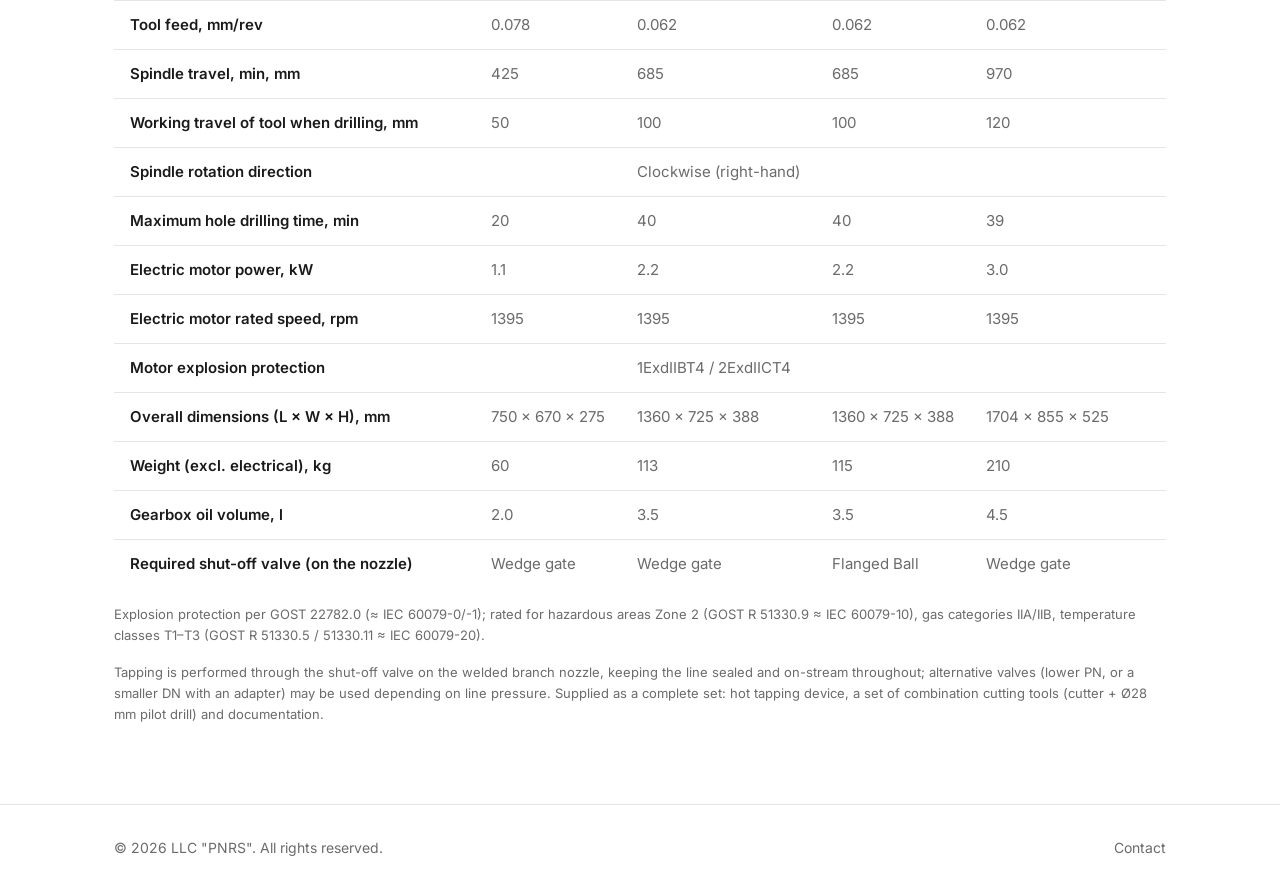
<file: UKnV.html>
<!DOCTYPE html>
<html lang="en">
<head>
  <meta charset="UTF-8">
  <meta name="viewport" content="width=device-width, initial-scale=1.0">
  <meta name="description" content="UKhV hot tapping (pressure tapping) machine — make new branch connections on live, pressurized pipelines without interrupting flow.">
  <title>UKhV Hot Tapping Machine (Pressure Tapping) — PNRS</title>

  <!-- Шрифты с Google Fonts -->
  <link rel="preconnect" href="https://fonts.googleapis.com">
  <link rel="preconnect" href="https://fonts.gstatic.com" crossorigin>
  <link href="https://fonts.googleapis.com/css2?family=Inter:wght@400;500;600&family=Syne:wght@700&display=swap" rel="stylesheet">

  <!-- Наш CSS файл -->
  <link rel="stylesheet" href="css/style.css">
</head>
<body>

  <!-- ========== ШАПКА ========== -->
  <header class="header">
    <div class="container">
      <a href="index.html" class="logo">PNRS</a>
      <nav class="nav">
        <a href="index.html" class="nav__link">Home</a>
        <a href="contact.html" class="nav__link">Contact</a>
      </nav>
    </div>
  </header>

  <!-- ========== КОНТЕНТ ========== -->
  <main>

  <section class="about_307">
    <div class="container">
      <h1 class="section-title_sm307_1">Hot Tapping Machine (Pressure Tapping Machine)</h1>
      
      <div class="about__grid_sm307">
        <div class="features_card_text">
          <h3 class="section-title_sm307">Hot tapping machines — 50mm, 150mm, 300mm</h3>
          <p class="card__text">The "UKhV" hot tapping equipment makes new branch
            connections on live, pressurized pipelines — without interrupting flow or
            shutting the line down.</p>
          <p class="card__text">It taps in-service pipelines from 159 to 1220 mm carrying
            oil, gas, water and other media under pressure up to 6.3 MPa (up to 9.8 MPa in
            the UHV-150-01 version). The cut is made through a shut-off valve on the welded
            branch nozzle, so the line stays sealed and on-stream throughout — suitable for
            hazardous areas (Zone 2).</p>
          <a href="contact.html" class="card__btn">Contact us</a>
        </div>

        <img src="images/uhvW.png" alt="UKhV hot tapping equipment for live pipelines">

        <div class="card_cutter">
          <div class="features_card_text">
            <h6 class="card__title">Annular cutters</h6>
            <p class="card__text">Consumable for the tapping machine</p>
          </div>
          <img src="images/cutter2.png" alt="Annular cutters for UKhV">
        </div>

        <div class="card_cutter">
          <div class="features_card_text">
            <h6 class="card__title">Shell cutter & pilot drill</h6>
            <p class="card__text">Consumable for the tapping machine</p>
          </div>
          <img src="images/cutterUKnV.png" alt="Placeholder">
        </div>
      </div>
      
    </div>
  </section>

  <!-- ========== ТЕХНИЧЕСКИЕ ХАРАКТЕРИСТИКИ ========== -->
  <section class="specs">
    <div class="container">
      <h2 class="section-title">Technical specifications</h2>

      <div class="specs__scroll">
        <table class="spec-table spec-table--models">
          <thead>
            <tr>
              <th>Parameter</th>
              <th>UHV-50</th>
              <th>UHV-150</th>
              <th>UHV-150-01</th>
              <th>UHV-300</th>
            </tr>
          </thead>
          <tbody>
            <tr><th>Minimum tapped pipeline diameter, mm</th><td>159</td><td>325</td><td>325</td><td>530</td></tr>
            <tr><th>Nominal bore of the welded-on branch nozzle, mm</th><td>50</td><td>150 (100)</td><td>100</td><td>300 (200)</td></tr>
            <tr><th>Max pipe wall thickness, mm</th><td>22</td><td>22</td><td>22</td><td>22</td></tr>
            <tr><th>Pipeline max working pressure, MPa (kgf/cm²)</th><td>6.3 (64)</td><td>6.3 (64)</td><td>9.8 (100)</td><td>6.3 (64)</td></tr>
            <tr><th>Cutter / drill diameter, mm</th><td>36</td><td>80 · 120 · 132</td><td>75</td><td>170 · 250 · 80 · 120 · 132</td></tr>
            <tr><th>Tool rotation speed, rpm</th><td>33.21</td><td>49.82</td><td>49.82</td><td>49.82</td></tr>
            <tr><th>Tool feed, mm/rev</th><td>0.078</td><td>0.062</td><td>0.062</td><td>0.062</td></tr>
            <tr><th>Spindle travel, min, mm</th><td>425</td><td>685</td><td>685</td><td>970</td></tr>
            <tr><th>Working travel of tool when drilling, mm</th><td>50</td><td>100</td><td>100</td><td>120</td></tr>
            <tr><th>Spindle rotation direction</th><td></td><td>Clockwise (right-hand)</td><td></td><td></td></tr>
            <tr><th>Maximum hole drilling time, min</th><td>20</td><td>40</td><td>40</td><td>39</td></tr>
            <tr><th>Electric motor power, kW</th><td>1.1</td><td>2.2</td><td>2.2</td><td>3.0</td></tr>
            <tr><th>Electric motor rated speed, rpm</th><td>1395</td><td>1395</td><td>1395</td><td>1395</td></tr>
            <tr><th>Motor explosion protection</th><td></td><td>1ExdIIBT4 / 2ExdIICT4</td><td></td><td></td></tr>
            <tr><th>Overall dimensions (L × W × H), mm</th><td>750 × 670 × 275</td><td>1360 × 725 × 388</td><td>1360 × 725 × 388</td><td>1704 × 855 × 525</td></tr>
            <tr><th>Weight (excl. electrical), kg</th><td>60</td><td>113</td><td>115</td><td>210</td></tr>
            <tr><th>Gearbox oil volume, l</th><td>2.0</td><td>3.5</td><td>3.5</td><td>4.5</td></tr>
            <tr><th>Required shut-off valve (on the nozzle)</th><td>Wedge gate</td><td>Wedge gate</td><td>Flanged Ball</td><td>Wedge gate</td></tr>
          </tbody>
        </table>
      </div>

      <p class="specs__note">Explosion protection per GOST 22782.0 (≈ IEC 60079-0/-1);
        rated for hazardous areas Zone 2 (GOST R 51330.9 ≈ IEC 60079-10), gas categories
        IIA/IIB, temperature classes T1–T3 (GOST R 51330.5 / 51330.11 ≈ IEC 60079-20).</p>
      <p class="specs__note">Tapping is performed through the shut-off valve on the welded
        branch nozzle, keeping the line sealed and on-stream throughout; alternative valves
        (lower PN, or a smaller DN with an adapter) may be used depending on line pressure.
        Supplied as a complete set: hot tapping device, a set of combination cutting tools
        (cutter + Ø28 mm pilot drill) and documentation.</p>
    </div>
  </section>

  </main>

  <!-- ========== ПОДВАЛ ========== -->
  <footer class="footer">
    <div class="container">
      <p>© 2026 LLC "PNRS". All rights reserved.</p>
      <nav class="footer__nav">
        <a href="contact.html">Contact</a>
      </nav>
    </div>
  </footer>

</body>
</html>
</file>
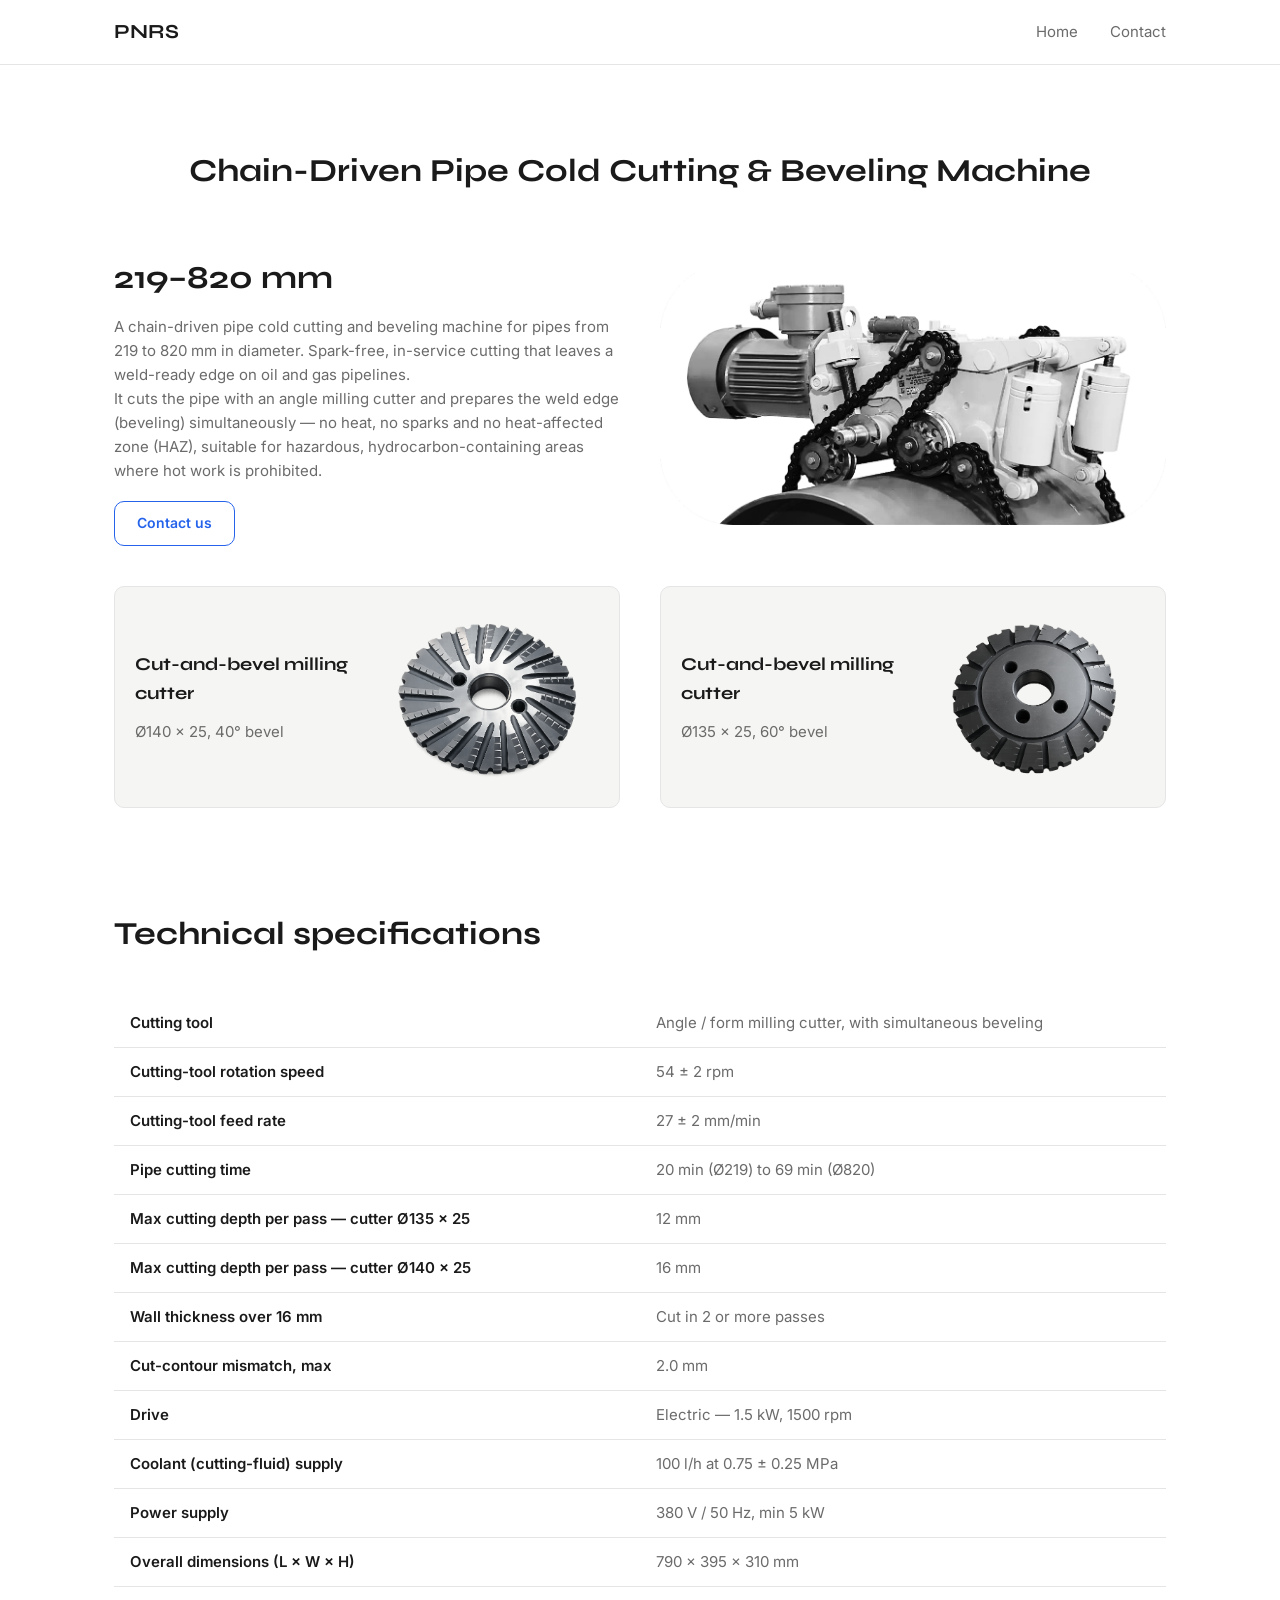
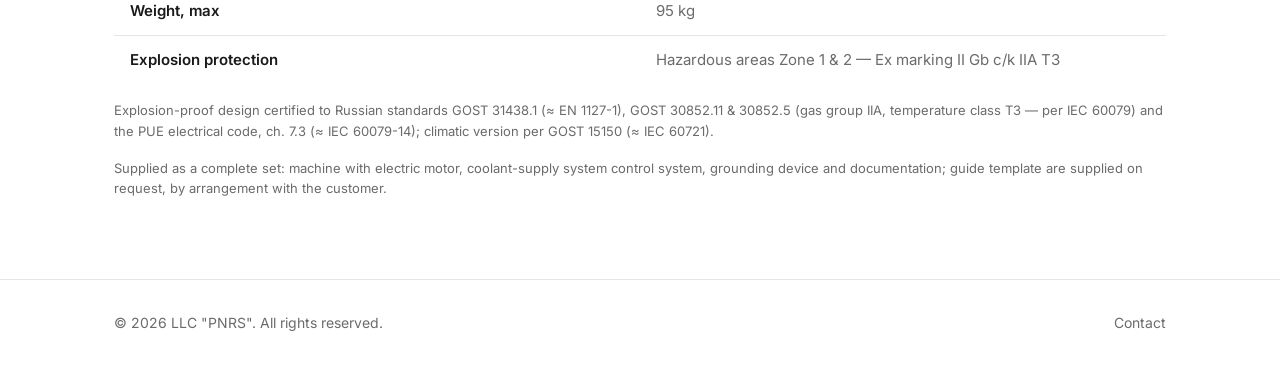
<file: voljanka.html>
<!DOCTYPE html>
<html lang="en">
<head>
  <meta charset="UTF-8">
  <meta name="viewport" content="width=device-width, initial-scale=1.0">
  <meta name="description" content="Voljanka chain-driven pipe cold cutting and beveling machine for pipes 219–820 mm — spark-free, in-service cutting for oil &amp; gas fields, offshore platforms and underwater applications.">
  <title>Pipe Cold Cutting &amp; Beveling Machine (219–820 mm) — PNRS</title>

  <!-- Шрифты с Google Fonts -->
  <link rel="preconnect" href="https://fonts.googleapis.com">
  <link rel="preconnect" href="https://fonts.gstatic.com" crossorigin>
  <link href="https://fonts.googleapis.com/css2?family=Inter:wght@400;500;600&family=Syne:wght@700&display=swap" rel="stylesheet">

  <!-- Наш CSS файл -->
  <link rel="stylesheet" href="css/style.css">
</head>
<body>

  <!-- ========== ШАПКА ========== -->
  <header class="header">
    <div class="container">
      <a href="index.html" class="logo">PNRS</a>
      <nav class="nav">
        <a href="index.html" class="nav__link">Home</a>
        <a href="contact.html" class="nav__link">Contact</a>
      </nav>
    </div>
  </header>

  <!-- ========== КОНТЕНТ ========== -->
  <main>



  <section class="about_307">
    <div class="container">
      <h1 class="section-title_sm307_1">Chain-Driven Pipe Cold Cutting &amp; Beveling Machine</h1>
      
      <div class="about__grid_sm307">
        <div class="features_card_text">
          <h3 class="section-title_sm307">219–820 mm</h3>
          <p class="card__text">A chain-driven pipe cold cutting and beveling machine for
            pipes from 219 to 820 mm in diameter. Spark-free, in-service cutting that
            leaves a weld-ready edge on oil and gas pipelines.</p>
          <p class="card__text">It cuts the pipe with an angle milling cutter and prepares the
            weld edge (beveling) simultaneously — no heat, no sparks and no heat-affected
            zone (HAZ), suitable for hazardous, hydrocarbon-containing areas where hot work
            is prohibited.</p>
          <a href="contact.html" class="card__btn">Contact us</a>
        </div>

        <img src="images/voljanka.png" alt="Pipe cold cutting machine for 219–820 mm pipes">


        <div class="card_cutter">
          <div class="features_card_text">
            <h6 class="card__title">Cut-and-bevel milling cutter</h6>
            <p class="card__text">Ø140 × 25, 40° bevel</p>
          </div>
          <img src="images/cuttervoljanka.png" alt="Cut-and-bevel milling cutter Ø140 × 25, 40° bevel">
        </div>

        <div class="card_cutter">
          <div class="features_card_text">
            <h6 class="card__title">Cut-and-bevel milling cutter</h6>
            <p class="card__text">Ø135 × 25, 60° bevel</p>
          </div>
          <img src="images/cutter307_2.png" alt="Cut-and-bevel milling cutter Ø135 × 25, 60° bevel">
        </div>

      </div>
       
    </div>
  </section>

  <!-- ========== ТЕХНИЧЕСКИЕ ХАРАКТЕРИСТИКИ ========== -->
  <section class="specs">
    <div class="container">
      <h2 class="section-title">Technical specifications</h2>

      <div class="specs__scroll">
        <table class="spec-table">
          <tbody>
            <tr><th>Cutting tool</th><td>Angle / form milling cutter, with simultaneous beveling</td></tr>
            <tr><th>Cutting-tool rotation speed</th><td>54 ± 2 rpm</td></tr>
            <tr><th>Cutting-tool feed rate</th><td>27 ± 2 mm/min</td></tr>
            <tr><th>Pipe cutting time</th><td>20 min (Ø219) to 69 min (Ø820)</td></tr>
            <tr><th>Max cutting depth per pass — cutter Ø135 × 25</th><td>12 mm</td></tr>
            <tr><th>Max cutting depth per pass — cutter Ø140 × 25</th><td>16 mm</td></tr>
            <tr><th>Wall thickness over 16 mm</th><td>Cut in 2 or more passes</td></tr>
            <tr><th>Cut-contour mismatch, max</th><td>2.0 mm</td></tr>
            <tr><th>Drive</th><td>Electric — 1.5 kW, 1500 rpm</td></tr>
            <tr><th>Coolant (cutting-fluid) supply</th><td>100 l/h at 0.75 ± 0.25 MPa</td></tr>
            <tr><th>Power supply</th><td>380 V / 50 Hz, min 5 kW</td></tr>
            <tr><th>Overall dimensions (L × W × H)</th><td>790 × 395 × 310 mm</td></tr>
            <tr><th>Weight, max</th><td>95 kg</td></tr>
            <tr><th>Explosion protection</th><td>Hazardous areas Zone 1 &amp; 2 — Ex marking II Gb c/k IIA T3</td></tr>
          </tbody>
        </table>
      </div>

      <p class="specs__note">Explosion-proof design certified to Russian standards
        GOST 31438.1 (≈ EN 1127-1), GOST 30852.11 &amp; 30852.5 (gas group IIA,
        temperature class T3 — per IEC 60079) and the PUE electrical code, ch. 7.3
        (≈ IEC 60079-14); climatic version per GOST 15150 (≈ IEC 60721).</p>
      <p class="specs__note">Supplied as a complete set: machine with electric motor, coolant-supply system
        control system, grounding device and documentation; 
        guide template are supplied on request, by arrangement with the customer.</p>
    </div>
  </section>

  </main>

  <!-- ========== ПОДВАЛ ========== -->
  <footer class="footer">
    <div class="container">
      <p>© 2026 LLC "PNRS". All rights reserved.</p>
      <nav class="footer__nav">
        <a href="contact.html">Contact</a>
      </nav>
    </div>
  </footer>

</body>
</html>
</file>
<file: css/style.css>
/* ============================================
   ПЕРЕМЕННЫЕ — меняй цвета и шрифты здесь
   ============================================ */
:root {
  --color-bg:       #ffffff;
  --color-surface:  #f5f5f3;
  --color-text:     #1a1a1a;
  --color-muted:    #6b6b6b;
  --color-accent:   #2563eb;
  --color-border:   #e5e5e5;

  --font-heading: 'Syne', sans-serif;
  --font-body:    'Inter', sans-serif;

  --max-width: 1100px;
  --radius:    10px;
}


/* ============================================
   СБРОС — убирает разные стили у браузеров
   ============================================ */
*, *::before, *::after {
  box-sizing: border-box;
  margin: 0;
  padding: 0;
}

html {
  scroll-behavior: smooth; /* плавная прокрутка по якорям (#products) */
}

body {
  font-family: var(--font-body);
  font-size: 16px;
  line-height: 1.6;
  color: var(--color-text);
  background: var(--color-bg);
}

img {
  display: block;
  max-width: 100%;
  height: auto;
  border-radius: var(--radius);
}

a {
  color: var(--color-accent);
  text-decoration: none;
}


/* ============================================
   КОНТЕЙНЕР — ограничивает ширину и центрует
   ============================================ */
.container {
  max-width: var(--max-width);
  margin: 0 auto;
  padding: 0 24px;
}


/* ============================================
   ШАПКА
   ============================================ */
.header {
  position: sticky;
  top: 0;
  background: var(--color-bg);
  border-bottom: 1px solid var(--color-border);
  z-index: 100;
}

.header .container {
  display: flex;
  align-items: center;
  justify-content: space-between;
  height: 64px;
}

.logo {
  font-family: var(--font-heading);
  font-size: 20px;
  font-weight: 700;
  color: var(--color-text);
}

.nav {
  display: flex;
  gap: 32px;
}

.nav__link {
  font-size: 15px;
  color: var(--color-muted);
  transition: color 0.2s;
}

.nav__link:hover,
.nav__link--active {
  color: var(--color-text);
}


/* ============================================
   HERO — первый экран
   ============================================ */
.hero {
  padding: 96px 0 80px;
  background: var(--color-surface);
}

.hero__title {
  font-family: var(--font-heading);
  font-size: clamp(36px, 6vw, 72px); /* адаптивный размер */
  line-height: 1.1;
  margin-bottom: 20px;
}

.hero__subtitle {
  font-size: 18px;
  color: var(--color-muted);
  max-width: 520px;
  margin-bottom: 36px;
}


/* ============================================
   КНОПКА
   ============================================ */
.btn {
  display: inline-block;
  padding: 14px 28px;
  background: var(--color-accent);
  color: #ffffff;
  border-radius: var(--radius);
  font-size: 15px;
  font-weight: 500;
  transition: opacity 0.2s;
}

.btn:hover {
  opacity: 0.88;
  color: #ffffff;
}

/* Чёрная (вторичная) кнопка — например "Products" */
.btn--dark {
  background: var(--color-text);
}

/* Ряд кнопок в герое */
.hero__actions {
  display: flex;
  flex-wrap: wrap;
  gap: 14px;
}


/* ============================================
   ЗАГОЛОВОК СЕКЦИИ
   ============================================ */
.section-title {
  font-family: var(--font-heading);
  font-size: 32px;
  margin-bottom: 40px;
}


/* ============================================
   СЕКЦИЯ — О компании
   ============================================ */
.about {
  padding: 80px 0;
}

.about__grid {
  display: grid;
  grid-template-columns: 1fr 1fr;
  gap: 48px;
  align-items: center;
}

.about__text p + p {
  margin-top: 16px;
}


/* ============================================
   СЕКЦИЯ — Услуги / карточки
   ============================================ */
.features {
  padding: 80px 0;
  background: var(--color-surface);
}

.features__grid {
  display: grid;
  grid-template-columns: repeat(1, 1fr);
  gap: 24px;
}

.card {
  display: grid;
  grid-template-columns: repeat(2, 1fr);
  align-items: center;
  background: var(--color-bg);
  border: 1px solid var(--color-border);
  border-radius: var(--radius);
  padding: 28px;
}



.card__title {
  font-family: var(--font-heading);
  font-size: 18px;
  margin-bottom: 12px;
}

.card__text {
  color: var(--color-muted);
  font-size: 15px;
}

.card__btn {
  display: inline-block;
  margin-top: 18px;
  padding: 10px 22px;
  border: 1px solid var(--color-accent);
  border-radius: var(--radius);
  color: var(--color-accent);
  font-size: 14px;
  font-weight: 600;
  transition: background 0.25s ease-in-out, color 0.25s ease-in-out, transform 0.25s ease-in-out;
}

.card__btn:hover {
  background: var(--color-accent);
  color: #ffffff;
  transform: scale(1.05);
}

.card img {
  width: 100%;
  height: 240px;          /* единая высота для всех фото */
  object-fit: contain;    /* фото вписывается целиком, без искажений */
}

/* Исключение: у Hot tapping в самом PNG много пустого поля,
   поэтому даём фото больше высоты, чтобы машина не казалась мелкой */
.card--hottap img {
  height:420px;
}

/* Чтобы якорь #products не прятался под липкой шапкой */
#products {
  scroll-margin-top: 80px;
}

.about_307 {
  padding: 80px 0;
}

.about__grid_sm307 {
  display: grid;
  grid-template-columns: 1fr 1fr;
  gap: 40px;
  align-items: center;
}

.section-title_sm307_1 {
  font-family: var(--font-heading);
  text-align: center;
  font-size: 32px;
  margin-bottom: 56px;
}

.section-title_sm307 {
  font-family: var(--font-heading);
  font-size: 32px;
  margin-bottom: 12px;
}


.features_cutter {
  padding: 20px 0;
  background: var(--color-bg);
}

.card_cutter {
  display: grid;
  grid-template-columns: 1fr 1fr;
  align-items: center;
  align-self: stretch; /* карточки-расходники в ряду одинаковой высоты */
  gap: 16px;
  background: var(--color-surface);
  border: 1px solid var(--color-border);
  border-radius: var(--radius);
  padding: 20px;
  transition: transform 0.25s ease-in-out, box-shadow 0.25s ease-in-out;
}

.card_cutter:hover {
  transform: translateY(-4px);
  box-shadow: 0 8px 24px rgba(0, 0, 0, 0.08);
}

.card_cutter img {
  max-height: 180px;
  width: auto;
  justify-self: center;
}

/* ============================================
   страница фрез
   ============================================ */

/* Главное фото на страницах фрез (cutters-fein / cutters-tdw) */
.cutterimg {
  height: 360px;         /* ← регулируй высоту фото здесь */
  width: auto;
  justify-self: center;
}

/* Доп. фото деталей: встают парой в ряд, каждое на свою колонку сетки */
.cutterimg-detail {
  width: 100%;
  height: auto;
  align-self: center;
  border-radius: var(--radius);
}

/* Широкое фото крупным планом: занимает обе колонки сетки */
.cutterimg-wide {
  grid-column: 1 / -1;
  justify-self: center;
  width: 100%;
  max-width: 760px;      /* ← регулируй размер фото здесь */
  height: auto;
  margin-top: 24px;
}

/* ============================================
   ТАБЛИЦА ТЕХ. ХАРАКТЕРИСТИК
   ============================================ */
.specs {
  padding: 20px 0 80px;
}

.specs__scroll {
  overflow-x: auto; /* на узких экранах таблица скроллится, а не ломает вёрстку */
}

.spec-table {
  width: 100%;
  border-collapse: collapse;
  font-size: 15px;
}

.spec-table th,
.spec-table td {
  text-align: left;
  padding: 12px 16px;
  border-bottom: 1px solid var(--color-border);
  vertical-align: top;
}

.spec-table th {
  width: 50%;
  font-weight: 600;
  color: var(--color-text);
}

.spec-table td {
  color: var(--color-muted);
}

.spec-table tr:last-child th,
.spec-table tr:last-child td {
  border-bottom: none;
}

.specs__note {
  margin-top: 16px;
  font-size: 13px;
  color: var(--color-muted);
}

/* Многоколоночная таблица (сравнение моделей) — перебивает th width:50% */
.spec-table--models th {
  width: auto;
}

.spec-table--models td {
  white-space: nowrap; /* числа не переносятся; при нехватке места таблица скроллится */
}

.spec-table--models thead th {
  border-bottom: 2px solid var(--color-border);
}


/* ============================================
   КОНТАКТЫ — страница с кнопками
   ============================================ */
.contact {
  min-height: 60vh;
  display: flex;
  flex-direction: column;
  align-items: center;
  justify-content: center;
  text-align: center;
  gap: 12px;
  padding: 80px 24px;
}

.contact__title {
  font-family: var(--font-heading);
  font-size: 32px;
}

.contact__text {
  color: var(--color-muted);
  max-width: 480px;
  margin-bottom: 20px;
}

.contact__phone {
  font-family: var(--font-heading);
  font-size: 24px;
  font-weight: 700;
}

.contact__phone a {
  color: var(--color-text);
  transition: color 0.2s;
}

.contact__phone a:hover {
  color: var(--color-accent);
}

/* QR-код WhatsApp — размер меняй здесь */
.contact__qr {
  width: 180px;
  height: auto;
  margin-bottom: 12px;
}


.contact_grid {
  display: grid;
  grid-template-columns: 1fr 1fr 1fr;
  gap: 16px;
  width: 100%;
  max-width: 640px;
}

.contact-btn {
  display: flex;
  align-items: center;
  justify-content: center;
  gap: 10px;
  padding: 14px 18px;
  border-radius: var(--radius);
  font-weight: 600;
  font-size: 16px;
  color: #ffffff;
  transition: transform 0.25s ease-in-out, box-shadow 0.25s ease-in-out;
}

.contact-btn:hover {
  transform: scale(1.05);
  box-shadow: 0 8px 20px rgba(0, 0, 0, 0.18);
}

.contact-btn--email    { background: #4787d1 ; }
.contact-btn--telegram { background: #40a1ce; }
.contact-btn--whatsapp { background: #58bb7c; }


/* ============================================
   ПЛАШКА «В РАЗРАБОТКЕ»
   ============================================ */
.under-construction {
  min-height: 60vh;
  display: flex;
  flex-direction: column;
  align-items: center;
  justify-content: center;
  text-align: center;
  gap: 16px;
  padding: 80px 24px;
}

.under-construction__badge {
  display: inline-block;
  padding: 8px 18px;
  border-radius: 999px;
  background: #fef3c7;
  color: #92400e;
  font-weight: 600;
  font-size: 14px;
  letter-spacing: 0.5px;
  text-transform: uppercase;
}

.under-construction__title {
  font-family: var(--font-heading);
  font-size: 32px;
}

.under-construction__text {
  color: var(--color-muted);
  max-width: 480px;
}


/* ============================================
   ПОДВАЛ
   ============================================ */
.footer {
  padding: 32px 0;
  border-top: 1px solid var(--color-border);
}

.footer .container {
  display: flex;
  align-items: center;
  justify-content: space-between;
}

.footer p {
  font-size: 14px;
  color: var(--color-muted);
}

.footer__nav {
  display: flex;
  gap: 24px;
}

.footer__nav a {
  font-size: 14px;
  color: var(--color-muted);
  transition: color 0.2s;
}

.footer__nav a:hover {
  color: var(--color-text);
}


/* ============================================
   АДАПТИВНОСТЬ — для телефонов
   ============================================ */
@media (max-width: 768px) {
  .nav {
    gap: 20px;
  }

  .about__grid {
    grid-template-columns: 1fr;
  }

  .about__grid_sm307 {
    grid-template-columns: 1fr;
  }

  .card_cutter {
    grid-template-columns: 1fr;
    text-align: center;
    justify-items: center;
  }

  .features__grid {
    grid-template-columns: 1fr;
  }

  /* Карточки продукции: текст и фото в столбик, а не рядом */
  .card {
    grid-template-columns: 1fr;
  }

  .contact_grid {
    grid-template-columns: 1fr;
    max-width: 320px;
  }

  .footer .container {
    flex-direction: column;
    gap: 16px;
    text-align: center;
  }
}
</file>
